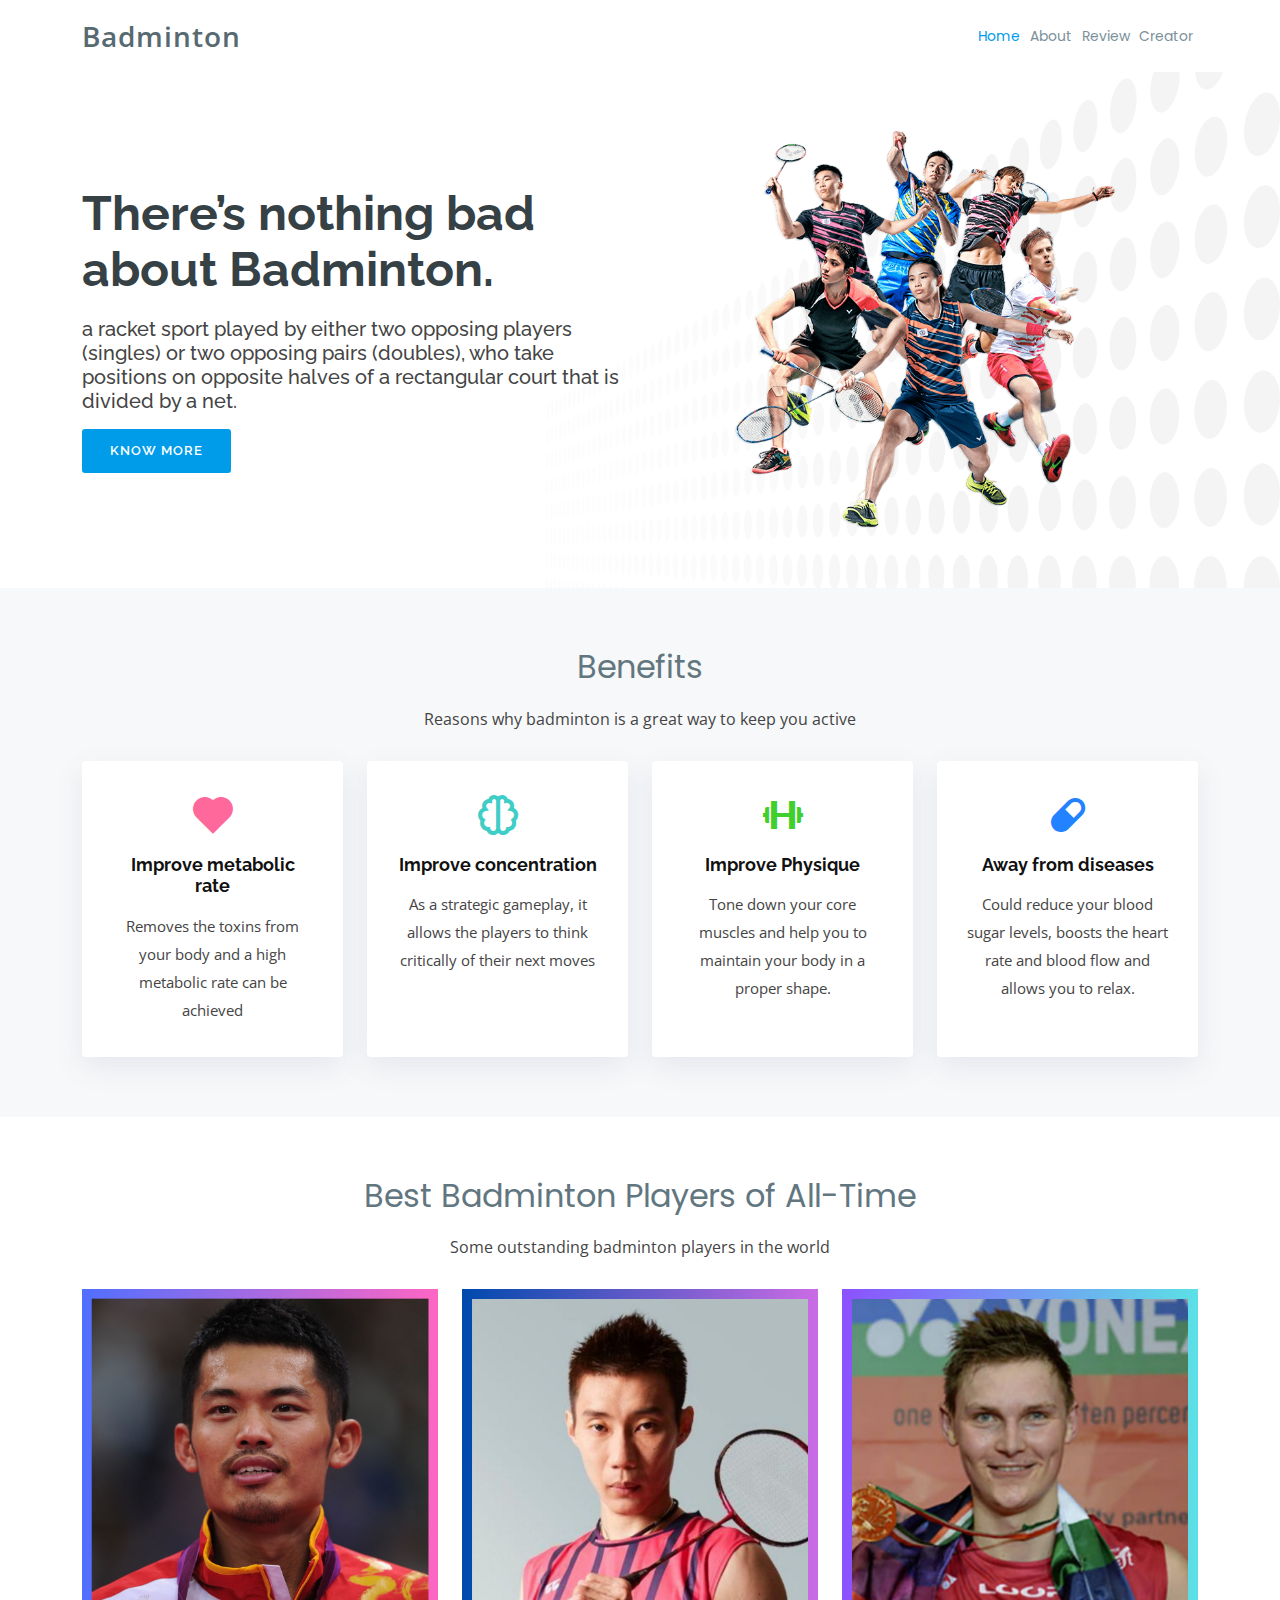
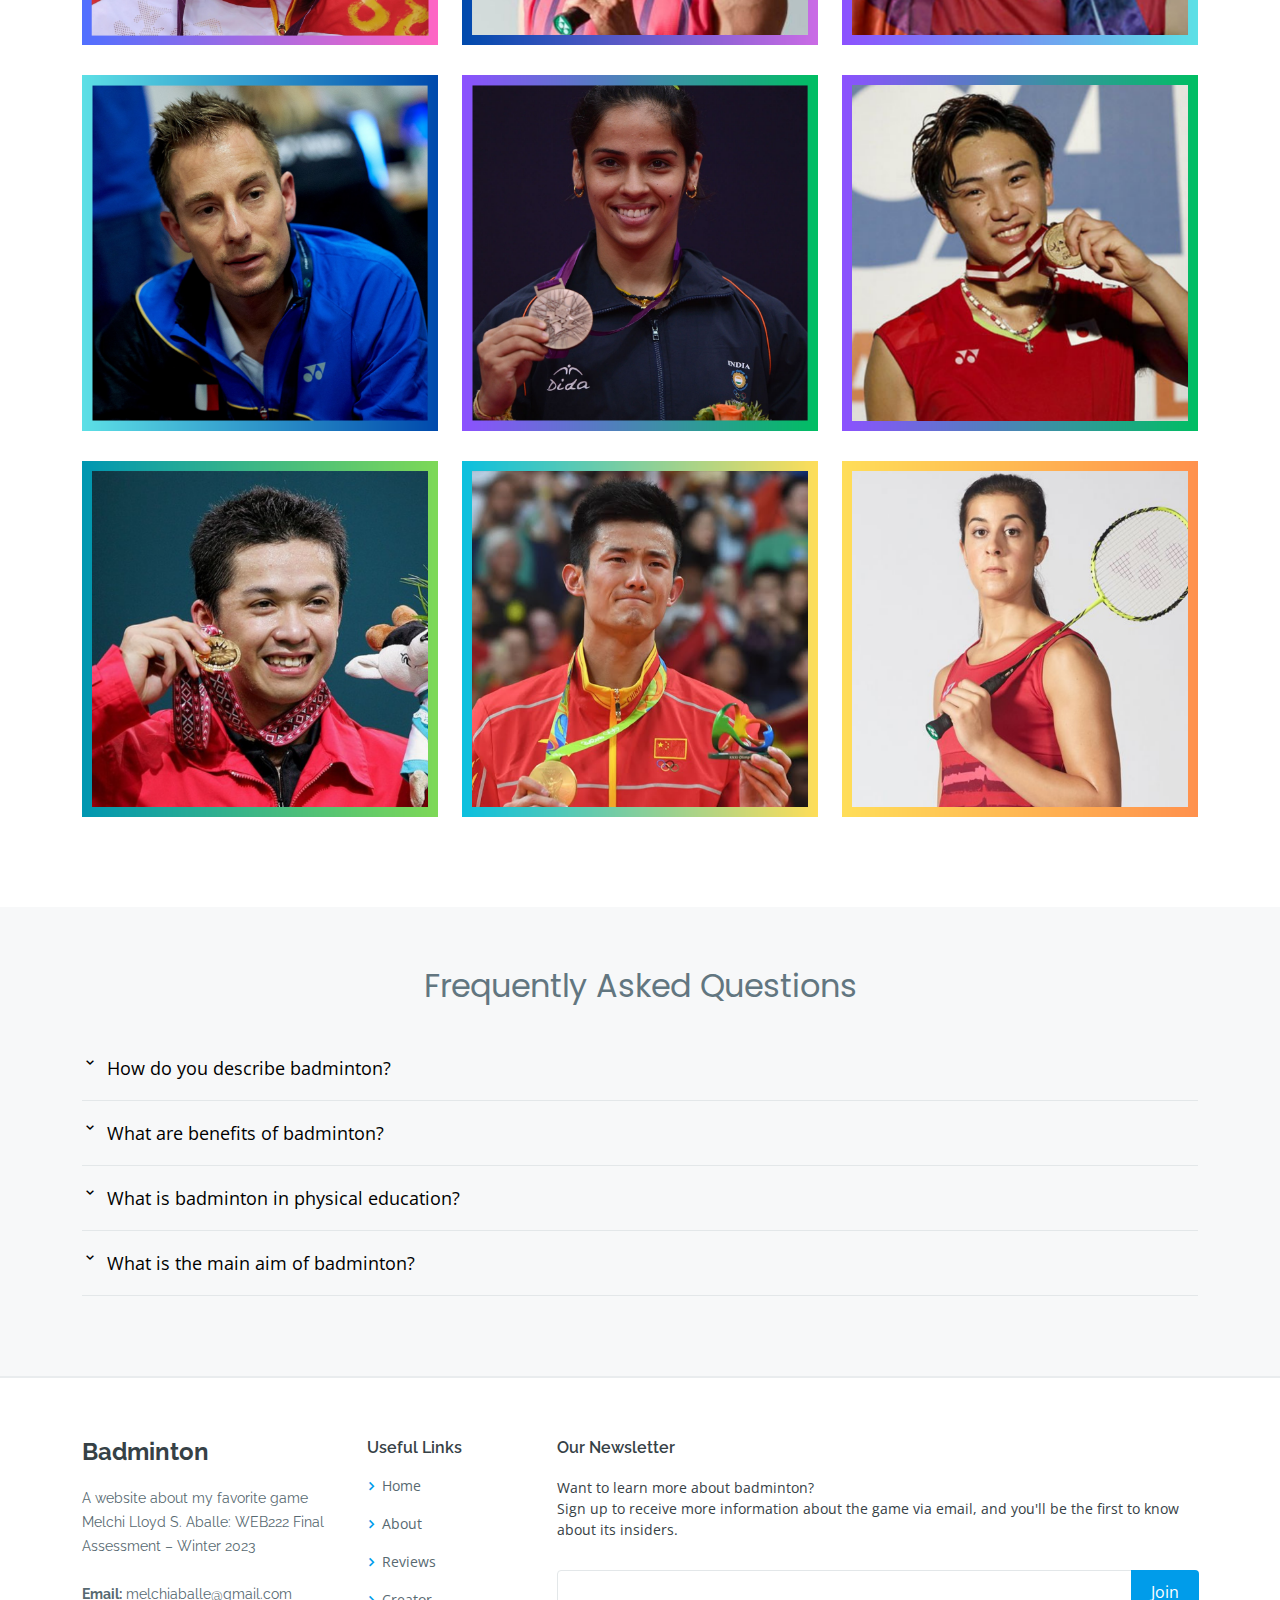
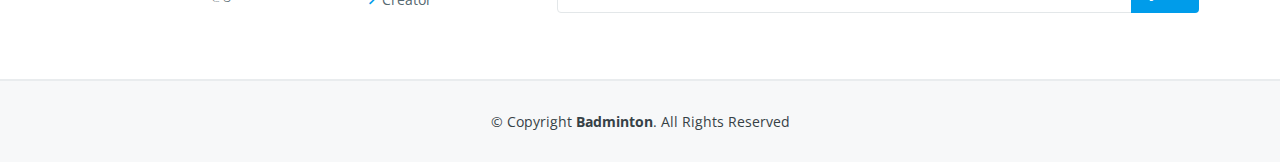
<file: index.html>
<!DOCTYPE html>
<html lang="en">

<head>
  <meta charset="utf-8">
  <meta content="width=device-width, initial-scale=1.0" name="viewport">

  <title>Badminton</title>
  <meta content="" name="description">
  <meta content="" name="keywords">

  <!-- Favicons -->
  <link href="assets/img/favicon.png" rel="icon">
  <link href="assets/img/apple-touch-icon.png" rel="apple-touch-icon">

  <!-- Google Fonts -->
  <link href="https://fonts.googleapis.com/css?family=Open+Sans:300,300i,400,400i,600,600i,700,700i|Raleway:300,300i,400,400i,500,500i,600,600i,700,700i|Poppins:300,300i,400,400i,500,500i,600,600i,700,700i" rel="stylesheet">

  <!-- Vendor CSS Files -->
  <link href="https://cdn.jsdelivr.net/npm/bootstrap@5.0.2/dist/css/bootstrap.min.css" rel="stylesheet">
  <link href='https://unpkg.com/boxicons@2.1.2/css/boxicons.min.css' rel='stylesheet'>

  <!-- Template Main CSS File -->
  <link href="assets/css/style.css" rel="stylesheet">
</head>

<body>
  <!-- ======= Header ======= -->
  <header id="header" class="fixed-top d-flex align-items-center">
    <div class="container d-flex align-items-center">
      <div class="logo me-auto">
        <h1><a href="index.html">Badminton</a></h1>
      </div>

      <ul class="nav navbar justify-content-end ">
        <li class="nav-item">
          <a class="nav-link active" aria-current="page" href="index.html">Home</a>
        </li>
        <li class="nav-item">
          <a class="nav-link" href="info.html">About</a>
        </li>
        <li class="nav-item">
          <a class="nav-link" href="reviews.html">Review</a>
        </li>
        <li class="nav-item">
          <a class="nav-link" href="about.html">Creator</a>
        </li>
      </ul>
      <!-- .navbar -->
    </div>
  </header>
  <!-- End Header -->

  <!-- ======= Hero Section ======= -->
  <section id="hero">
    <div class="container">
      <div class="row">
        <div class="col-lg-6 pt-5 pt-lg-0 order-2 order-lg-1 d-flex flex-column justify-content-center" data-aos="fade-up">
          <div>
            <h1>There’s nothing bad about Badminton.</h1>
            <h5>
              a racket sport played by either two opposing players (singles) or two opposing pairs (doubles), who take positions on opposite halves of a rectangular court that is divided by a net.
            </h5>
            <a href="info.html" class="btn-get-started mt-2">Know more</a>
          </div>
        </div>
        <div class="col-lg-6 order-1 order-lg-2 hero-img" data-aos="fade-left">
          <img src="assets/img/hero-img.png" class="img-fluid" alt="">
        </div>
      </div>
    </div>
  </section><!-- End Hero -->

  <main id="main">
    <!-- ======= Services Section ======= -->
    <section id="services" class="services section-bg">
      <div class="container">
        <div class="section-title" data-aos="fade-up">
          <h2>Benefits</h2>
          <p>Reasons why badminton is a great way to keep you active</p>
        </div>
        <div class="row">
          <div class="col-md-6 col-lg-3 d-flex align-items-stretch mb-5 mb-lg-0" data-aos="zoom-in">
            <div class="icon-box icon-box-pink">
              <div class="icon"><i class='bx bxs-heart' ></i></div>
              <h4 class="title"><a href="">Improve metabolic rate</a></h4>
              <p class="description">
                Removes the toxins from your body and a high metabolic rate can be achieved
              </p>
            </div>
          </div>

          <div class="col-md-6 col-lg-3 d-flex align-items-stretch mb-5 mb-lg-0" data-aos="zoom-in" data-aos-delay="100">
            <div class="icon-box icon-box-cyan">
              <div class="icon"><i class='bx bx-brain' ></i></div>
              <h4 class="title"><a href="">Improve concentration</a></h4>
              <p class="description">As a strategic gameplay, it allows the players to think critically of their next moves</p>
            </div>
          </div>

          <div class="col-md-6 col-lg-3 d-flex align-items-stretch mb-5 mb-lg-0" data-aos="zoom-in" data-aos-delay="200">
            <div class="icon-box icon-box-green">
              <div class="icon"><i class='bx bx-dumbbell' ></i></div>
              <h4 class="title"><a href="">Improve Physique</a></h4>
              <p class="description">Tone down your core muscles and help you to maintain your body in a proper shape.</p>
            </div>
          </div>

          <div class="col-md-6 col-lg-3 d-flex align-items-stretch mb-5 mb-lg-0" data-aos="zoom-in" data-aos-delay="300">
            <div class="icon-box icon-box-blue">
              <div class="icon"><i class='bx bxs-capsule'></i></div>
              <h4 class="title"><a href="">Away from diseases</a></h4>
              <p class="description">Could reduce your blood sugar levels, boosts the heart rate and blood flow and allows you to relax.</p>
            </div>
          </div>

        </div>
      </div>
    </section><!-- End Services Section -->

    <!-- ======= Best Badminton Players Section ======= -->
    <section id="portfolio" class="portfolio">
      <div class="container">
        <div class="section-title" data-aos="fade-up">
        <h2>Best Badminton Players of All-Time</h2>
        <p>Some outstanding badminton players in the world</p>
        </div>
        <div class="row portfolio-container" data-aos="fade-up" data-aos-delay="200">
          <div class="col-lg-4 col-md-6 portfolio-item filter-app">
            <div class="portfolio-wrap">
              <img src="assets/img/portfolio/portfolio-1.jpg" class="img-fluid" alt="">
              <div class="portfolio-info">
                <h4>Lin Dan (China)</h4>
                <small>5-time World Champion and 6-time All-England Champion. <br> He is the first and only player to win this feat!</small>
              </div>
            </div>
          </div>

          <div class="col-lg-4 col-md-6 portfolio-item filter-web">
            <div class="portfolio-wrap">
              <img src="assets/img/portfolio/portfolio-2.jpg" class="img-fluid" alt="">
              <div class="portfolio-info">
                <h4>Lee Chong Wei (Malaysia)</h4>
                <small>3 silver medals at the Olympics, 5 BWF Championships and 5 gold medals in the Commonwealth Games.</small>
              </div>
            </div>
          </div>

          <div class="col-lg-4 col-md-6 portfolio-item filter-app">
            <div class="portfolio-wrap">
              <img src="assets/img/portfolio/portfolio-3.jpg" class="img-fluid" alt="">
              <div class="portfolio-info">
                <h4>Taufik Hidayat (Indonesia)</h4>
                <small>27 titles in his career, holding the record for performing the fastest smash at a singles competition in badminton history.</small>
              </div>
            </div>
          </div>

          <div class="col-lg-4 col-md-6 portfolio-item filter-card">
            <div class="portfolio-wrap">
              <img src="assets/img/portfolio/portfolio-4.jpg" class="img-fluid" alt="">
              <div class="portfolio-info">
                <h4>Peter Hoeg Gade (Denmark)</h4>
                <small>ranked as the World No. 1 player from 1998 until 2001, and he is considered the most technically gifted player of his era.</small>
              </div>
            </div>
          </div>

          <div class="col-lg-4 col-md-6 portfolio-item filter-web">
            <div class="portfolio-wrap">
              <img src="assets/img/portfolio/portfolio-5.jpg" class="img-fluid" alt="">
              <div class="portfolio-info">
                <h4>Saina Nehwal (India)</h4>
                <small>won 24 titles and been awarded many national awards, such as the Arjun award, Rajiv Gandhi Khel Ratna award, Padma Shri and Padma Bhushan award.</small>
              </div>
            </div>
          </div>

          <div class="col-lg-4 col-md-6 portfolio-item filter-app">
            <div class="portfolio-wrap">
              <img src="assets/img/portfolio/portfolio-6.jpg" class="img-fluid" alt="">
              <div class="portfolio-info">
                <h4>Kento Momota (Japan)</h4>
                <small>2 World Championships, 2 Asian Championships and 1 All-England title.</small>
              </div>
            </div>
          </div>

          <div class="col-lg-4 col-md-6 portfolio-item filter-card">
            <div class="portfolio-wrap">
              <img src="assets/img/portfolio/portfolio-7.jpg" class="img-fluid" alt="">
              <div class="portfolio-info">
                <h4>Viktor Axelsen (Denmark)</h4>
                <small>3-time European Champion, winning a bronze medal in the Olympics, a gold and a bronze medal in BWF World Championship, a bronze in the Sudirman cup, 1 gold and 4 bronze medals in the Thomas cup.</small>
              </div>
            </div>
          </div>

          <div class="col-lg-4 col-md-6 portfolio-item filter-card">
            <div class="portfolio-wrap">
              <img src="assets/img/portfolio/portfolio-8.jpg" class="img-fluid" alt="">
              <div class="portfolio-info">
                <h4>Chen Long (China)</h4>
                <small>ranked 9th in the Badminton World Federation ranking.</small>
              </div>
            </div>
          </div>

          <div class="col-lg-4 col-md-6 portfolio-item filter-web">
            <div class="portfolio-wrap">
              <img src="assets/img/portfolio/portfolio-9.jpg" class="img-fluid" alt="">
              <div class="portfolio-info">
                <h4>Carolina Marin (Spain)</h4>
                <small>3-time World Champion, 6-time European Champion and the former World No. 1 in BWF rankings for the women’s singles discipline, holding the World No. 1 title for 66 weeks.</small>
              </div>
            </div>
          </div>
        </div>
      </div>
    </section><!-- End Best Badminton Players Section -->

    <!-- ======= F.A.Q Section ======= -->
    <section id="faq" class="faq section-bg">
      <div class="container">
        <div class="section-title" data-aos="fade-up">
          <h2>Frequently Asked Questions</h2>
        </div>
        <ul class="faq-list">
          <li>
            <div data-bs-toggle="collapse" class="collapsed question" href="#faq1">How do you describe badminton? <i class="bx bx-chevron-down icon-show"></i><i class="bx bx-chevron-up icon-close"></i></div>
            <div id="faq1" class="collapse" data-bs-parent=".faq-list">
              <p>
                Badminton is a racket sport played by either two opposing players (singles) or two opposing pairs (doubles), who take positions on opposite halves of a rectangular court that is divided by a net.
              </p>
            </div>
          </li>
          <li>
            <div data-bs-toggle="collapse" href="#faq2" class="collapsed question">What are benefits of badminton? <i class="bx bx-chevron-down icon-show"></i><i class="bx bx-chevron-up icon-close"></i></div>
            <div id="faq2" class="collapse" data-bs-parent=".faq-list">
              <p>
                Playing badminton regularly can help strengthen the heart muscle and limit the risk of blood vessels clogging, reducing your risk of CHD. It also counts as a moderate-intensity activity, so it's a great way to get some of your recommended minimum 150 minutes a week.
              </p>
            </div>
          </li>
          <li>
            <div data-bs-toggle="collapse" href="#faq3" class="collapsed question">What is badminton in physical education? <i class="bx bx-chevron-down icon-show"></i><i class="bx bx-chevron-up icon-close"></i></div>
            <div id="faq3" class="collapse" data-bs-parent=".faq-list">
              <p>
                Badminton is a fast-paced racket sport that can be played either as singles or doubles, with the aim of hitting a shuttlecock (or shuttle) over a net and into the opponent's court. Physical Education.
              </p>
            </div>
          </li>
          <li>
            <div data-bs-toggle="collapse" href="#faq5" class="collapsed question">What is the main aim of badminton? <i class="bx bx-chevron-down icon-show"></i><i class="bx bx-chevron-up icon-close"></i></div>
            <div id="faq5" class="collapse" data-bs-parent=".faq-list">
                <p>
                    The aim of badminton is to hit the shuttle with your racket so that it passes over the net and lands inside your opponent's half of the court. Whenever you do this, you have won a rally; win enough rallies, and you win the match. Your opponent has the same goal.  
                </p>
            </div>
          </li>
        </ul>
      </div>
    </section><!-- End Frequently Asked Questions Section -->

  </main><!-- End #main -->

  <!-- ======= Footer ======= -->
  <footer id="footer">
    <div class="footer-top">
      <div class="container">
        <div class="row">
          <div class="col-lg-3 col-md-6">
            <div class="footer-info">
              <h3>Badminton</h3>
              <p>
                A website about my favorite game<br>
                Melchi Lloyd S. Aballe: WEB222 Final Assessment – Winter 2023<br><br>
                <strong>Email:</strong> melchiaballe@gmail.com<br>
              </p>
            </div>
          </div>

          <div class="col-lg-2 col-md-6 footer-links">
            <h4>Useful Links</h4>
            <ul>
              <li><i class="bx bx-chevron-right"></i> <a href="index.html">Home</a></li>
              <li><i class="bx bx-chevron-right"></i> <a href="info.html">About</a></li>
              <li><i class="bx bx-chevron-right"></i> <a href="reviews.html">Reviews</a></li>
              <li><i class="bx bx-chevron-right"></i> <a href="about.html">Creator</a></li>
            </ul>
          </div>

          <div class="col-lg-7 col-md-6 footer-newsletter">
            <h4>Our Newsletter</h4>
            <p>
              Want to learn more about badminton? <br>
              Sign up to receive more information about the game via email,
              and you'll be the first to know about its insiders.
            </p>
            <form method="post" onsubmit="joinNewsletter(event)">
              <input type="hidden" name="name" value="Melchi Lloyd S. Aballe">
              <input type="email" name="email"><input type="submit" value="Join">
            </form>
            <small id="section-info" class="text-success"></small>
          </div>
        </div>
      </div>
    </div>

    <div class="container">
      <div class="copyright">
        &copy; Copyright <strong><span>Badminton</span></strong>. All Rights Reserved
      </div>
    </div>
  </footer><!-- End Footer -->


  <!-- Vendor JS Files -->
  <script src="https://cdn.jsdelivr.net/npm/@popperjs/core@2.9.2/dist/umd/popper.min.js"></script>
  <script src="https://cdn.jsdelivr.net/npm/bootstrap@5.0.2/dist/js/bootstrap.min.js"></script>

  <!-- Template Main JS File -->
  <script src="assets/js/newsletter.js"></script>

</body>

</html>
</file>
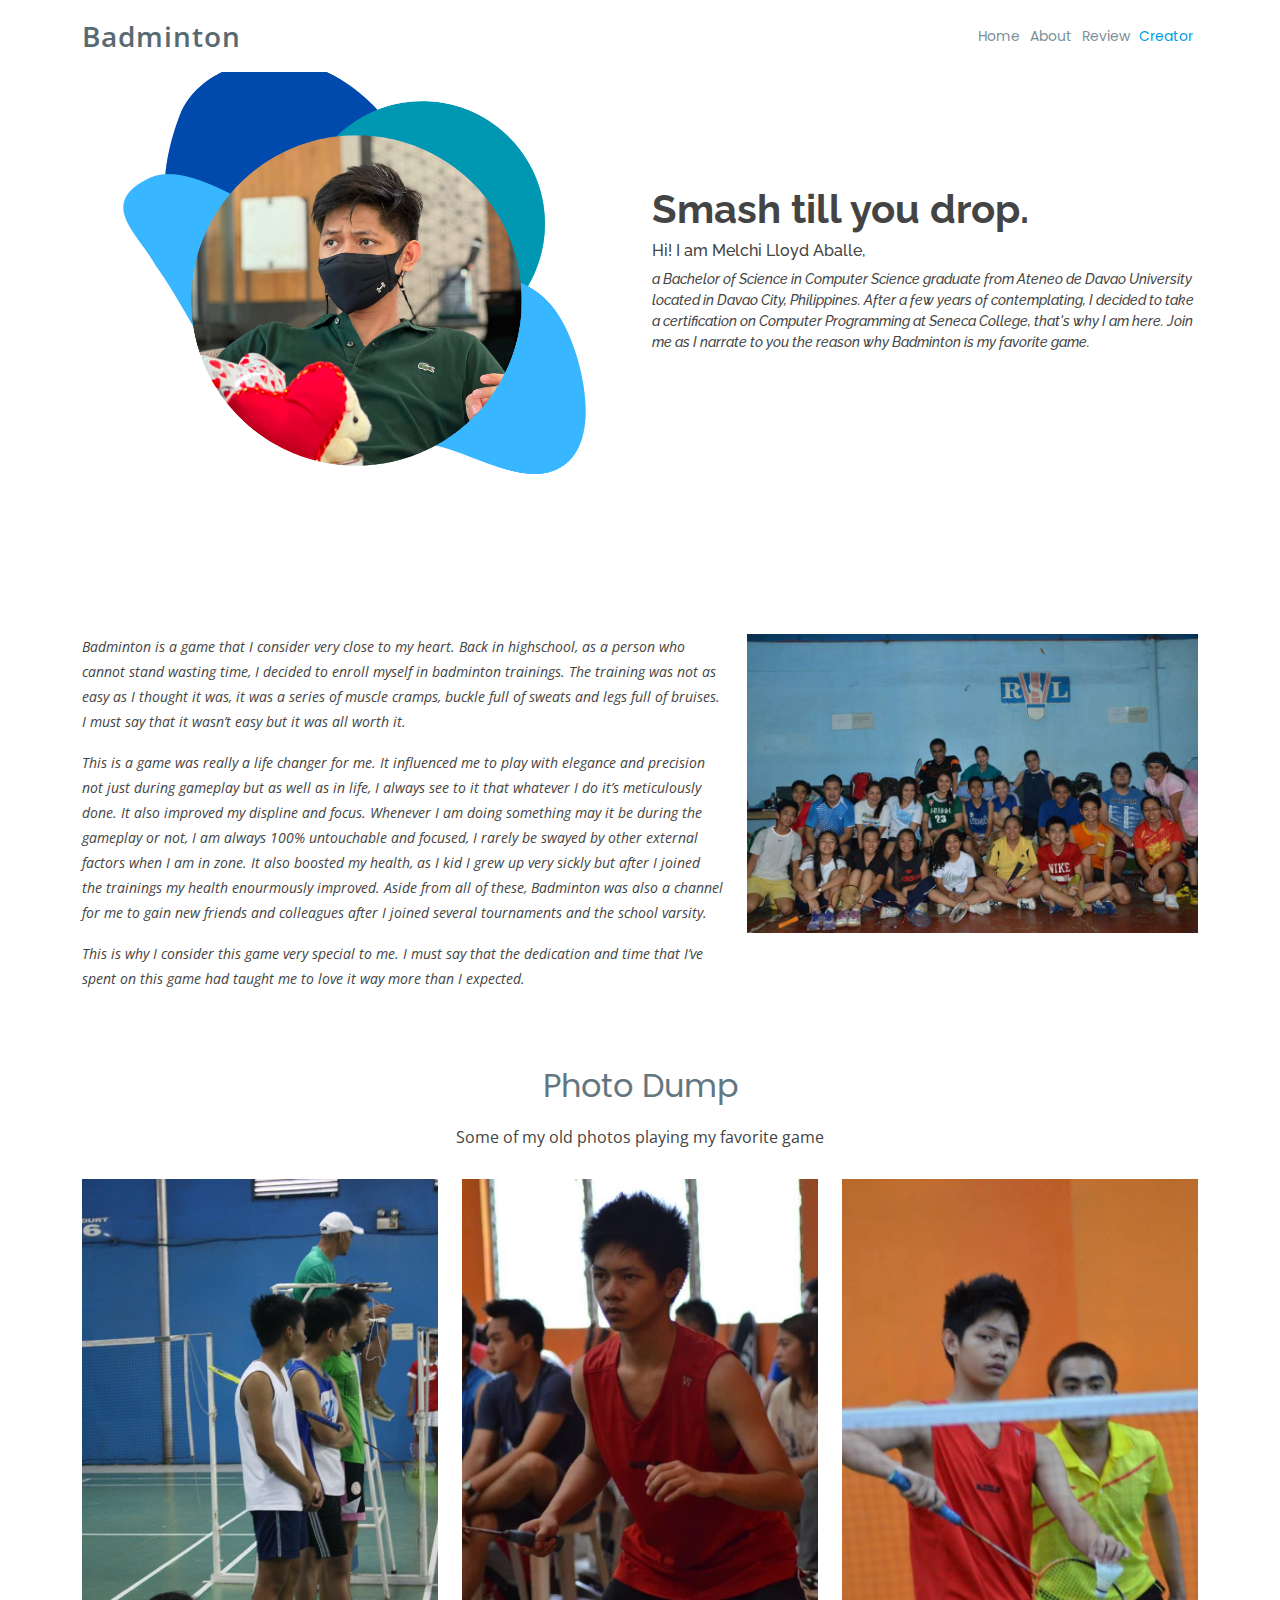
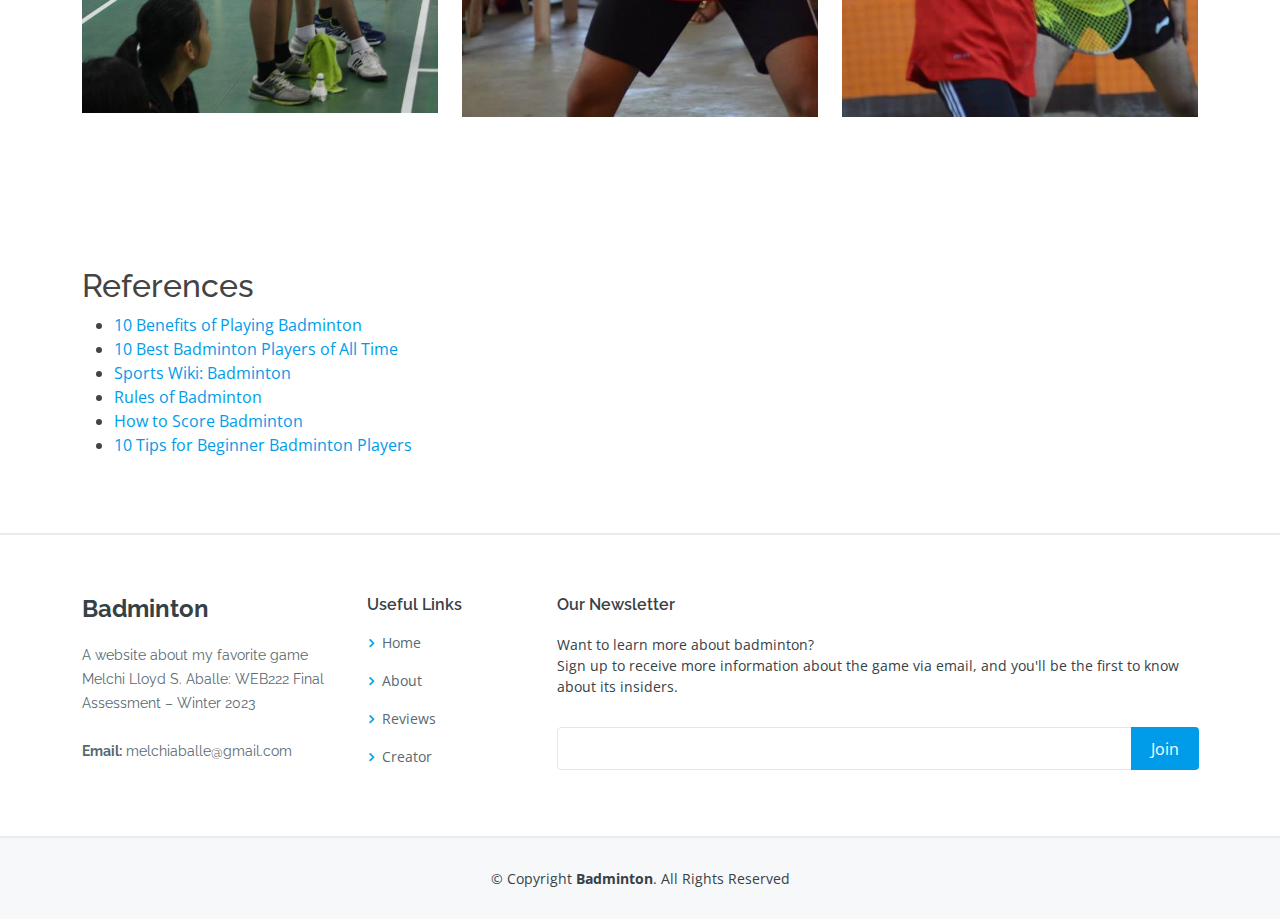
<file: about.html>
<!DOCTYPE html>
<html lang="en">

<head>
  <meta charset="utf-8">
  <meta content="width=device-width, initial-scale=1.0" name="viewport">

  <title>Badminton</title>
  <meta content="" name="description">
  <meta content="" name="keywords">

  <!-- Favicons -->
  <link href="assets/img/favicon.png" rel="icon">
  <link href="assets/img/apple-touch-icon.png" rel="apple-touch-icon">

  <!-- Google Fonts -->
  <link href="https://fonts.googleapis.com/css?family=Open+Sans:300,300i,400,400i,600,600i,700,700i|Raleway:300,300i,400,400i,500,500i,600,600i,700,700i|Poppins:300,300i,400,400i,500,500i,600,600i,700,700i" rel="stylesheet">

  <!-- Vendor CSS Files -->
  <link href="https://cdn.jsdelivr.net/npm/bootstrap@5.0.2/dist/css/bootstrap.min.css" rel="stylesheet">
  <link href='https://unpkg.com/boxicons@2.1.2/css/boxicons.min.css' rel='stylesheet'>

  <!-- Template Main CSS File -->
  <link href="assets/css/style.css" rel="stylesheet">
</head>

<body>
  <!-- ======= Header ======= -->
  <header id="header" class="fixed-top d-flex align-items-center">
    <div class="container d-flex align-items-center">
      <div class="logo me-auto">
        <h1><a href="index.html">Badminton</a></h1>
      </div>

      <ul class="nav navbar justify-content-end ">
        <li class="nav-item">
          <a class="nav-link" href="index.html">Home</a>
        </li>
        <li class="nav-item">
          <a class="nav-link"  href="info.html">About</a>
        </li>
        <li class="nav-item">
          <a class="nav-link" href="reviews.html">Review</a>
        </li>
        <li class="nav-item">
          <a class="nav-link active" aria-current="page" href="about.html">Creator</a>
        </li>
      </ul>
      <!-- .navbar -->
    </div>
  </header>
  <!-- End Header -->
  <div class="container">
    <div class="row">

      <div class="col-lg-6 hero-img" data-aos="fade-left">
        <img src="assets/img/hero-img-1.png" class="img-fluid" alt="">
      </div>
      <div class="col-lg-6 pt-5 pt-lg-0 d-flex flex-column justify-content-center" data-aos="fade-up">
        <div>
          <h1><strong>Smash till you drop.</strong></h1>

          <h6>Hi! I am Melchi Lloyd Aballe,</h6>
          <h6 class="line-height-2 fst-italic">
            a Bachelor of Science in Computer Science graduate from Ateneo de Davao University located in Davao City, Philippines.
            After a few years of contemplating, I decided to take a certification on Computer Programming at Seneca College, that's why I am here.
            Join me as I narrate to you the reason why Badminton is my favorite game.
          </h6>
        </div>
      </div>

    </div>
  </div>

  <main id="main">
    <!-- ======= History Section ======= -->
    <section id="portfolio-details" class="portfolio-details mt-5 pb-0">
        <div class="container">
            <div class="row gy-4">
                <div class="col-lg-7">
                    <div class="portfolio-description pt-0">
                      <p class="fst-italic">
                        Badminton is a game that I consider very close to my heart.
                        Back in highschool, as a person who cannot stand wasting time,
                        I decided to enroll myself in badminton trainings. The training was
                        not as easy as I thought it was, it was a series of muscle cramps,
                        buckle full of sweats and legs full of bruises. I must say that it wasn’t easy but it was all worth it.
                      </p>

                      <p class="fst-italic">
                        This is a game was really a life changer for me. It influenced me to play
                        with elegance and precision not just during gameplay but as well as in life,
                        I always see to it that whatever I do it’s meticulously done. It also improved
                        my displine and focus. Whenever I am doing something may it be during the gameplay
                        or not, I am always 100% untouchable and focused, I rarely be swayed by other external
                        factors when I am in zone. It also boosted my health, as I kid I grew up very sickly
                        but after I joined the trainings my health enourmously improved. Aside from all of these,
                        Badminton was also a channel for me to gain new friends and colleagues after
                        I joined several tournaments and the school varsity.
                      </p>

                      <p class="fst-italic">
                        This is why I consider this game very special to me. I must say that the dedication and time
                        that I’ve spent on this game had taught me to love it way more than I expected.
                      </p>
                    </div>
                </div>
                <div class="col-lg-5">
                  <div class="portfolio-details-slider swiper">
                      <div class="swiper-wrapper align-items-center">
                          <img src="assets/img/archives/archive-1.jpeg" alt="">
                      </div>
                  </div>
              </div>
            </div>
        </div>
    </section><!-- End History Details Section -->

    <!-- ======= Photo Archives Section ======= -->
    <section id="portfolio" class="portfolio">
      <div class="container">
        <div class="section-title" data-aos="fade-up">
        <h2>Photo Dump</h2>
        <p>Some of my old photos playing my favorite game</p>
        </div>
        <div class="row portfolio-container" data-aos="fade-up" data-aos-delay="200">
          <div class="col-lg-4 col-md-6 portfolio-item filter-app">
            <div class="portfolio-wrap">
              <img src="assets/img/archives/archive-2.jpeg" class="img-fluid" alt="">
              <div class="portfolio-info">
                <small>Spectating another game while waiting for our match</small>
              </div>
            </div>
          </div>

          <div class="col-lg-4 col-md-6 portfolio-item filter-web">
            <div class="portfolio-wrap">
              <img src="assets/img/archives/archive-3.jpeg" class="img-fluid" alt="">
              <div class="portfolio-info">
                <small>Focus: Game Face On</small>
              </div>
            </div>
          </div>

          <div class="col-lg-4 col-md-6 portfolio-item filter-app">
            <div class="portfolio-wrap">
              <img src="assets/img/archives/archive-4.jpeg" class="img-fluid" alt="">
              <div class="portfolio-info">
                <small>Doing a short service</small>
              </div>
            </div>
          </div>

        </div>
      </div>
    </section><!-- End Photo Archives Section -->

    <!-- ======= References Section ======= -->
    <section id="references" class="services">
      <div class="container">

        <div>
          <h2>References</h2>
        </div>

        <ul>
          <li><a href="https://www.sulekha.com/sports-coaching/top-10-health-benefits-of-playing-badminton-630386-blog">10 Benefits of Playing Badminton</a></li>
          <li><a href="https://thesporting.blog/blog/the-10-best-badminton-players-of-all-time">10 Best Badminton Players of All Time</a></li>
          <li><a href="https://sport-wiki.org/sports/badminton/">Sports Wiki: Badminton</a></li>
          <li><a href="https://tamkanguniversityblog.wordpress.com/2016/10/28/the-rules-of-badminton/">Rules of Badminton</a></li>
          <li><a href="https://www.wikihow.com/Score-Badminton">How to Score Badminton</a></li>
          <li><a href="https://www.realbuzz.com/articles-interests/sports-activities/article/top-10-tips-for-beginner-badminton-players/">10 Tips for Beginner Badminton Players</a></li>
        </ul>
      </div>
    </section><!-- End References Section -->


  </main><!-- End #main -->

  <!-- ======= Footer ======= -->
  <footer id="footer">
    <div class="footer-top">
      <div class="container">
        <div class="row">
          <div class="col-lg-3 col-md-6">
            <div class="footer-info">
              <h3>Badminton</h3>
              <p>
                A website about my favorite game<br>
                Melchi Lloyd S. Aballe: WEB222 Final Assessment – Winter 2023<br><br>
                <strong>Email:</strong> melchiaballe@gmail.com<br>
              </p>
            </div>
          </div>

          <div class="col-lg-2 col-md-6 footer-links">
            <h4>Useful Links</h4>
            <ul>
              <li><i class="bx bx-chevron-right"></i> <a href="index.html">Home</a></li>
              <li><i class="bx bx-chevron-right"></i> <a href="info.html">About</a></li>
              <li><i class="bx bx-chevron-right"></i> <a href="reviews.html">Reviews</a></li>
              <li><i class="bx bx-chevron-right"></i> <a href="about.html">Creator</a></li>
            </ul>
          </div>

          <div class="col-lg-7 col-md-6 footer-newsletter">
            <h4>Our Newsletter</h4>
            <p>
              Want to learn more about badminton? <br>
              Sign up to receive more information about the game via email,
              and you'll be the first to know about its insiders.
            </p>
            <form method="post" onsubmit="joinNewsletter(event)">
              <input type="hidden" name="name" value="Melchi Lloyd S. Aballe">
              <input type="email" name="email"><input type="submit" value="Join">
            </form>
            <small id="section-info" class="text-success"></small>
          </div>
        </div>
      </div>
    </div>

    <div class="container">
      <div class="copyright">
        &copy; Copyright <strong><span>Badminton</span></strong>. All Rights Reserved
      </div>
    </div>
  </footer><!-- End Footer -->

  <!-- Vendor JS Files -->
  <script src="https://cdn.jsdelivr.net/npm/@popperjs/core@2.9.2/dist/umd/popper.min.js"></script>
  <script src="https://cdn.jsdelivr.net/npm/bootstrap@5.0.2/dist/js/bootstrap.min.js"></script>

  <!-- Template Main JS File -->
  <script src="assets/js/newsletter.js"></script>

</body>

</html>
</file>
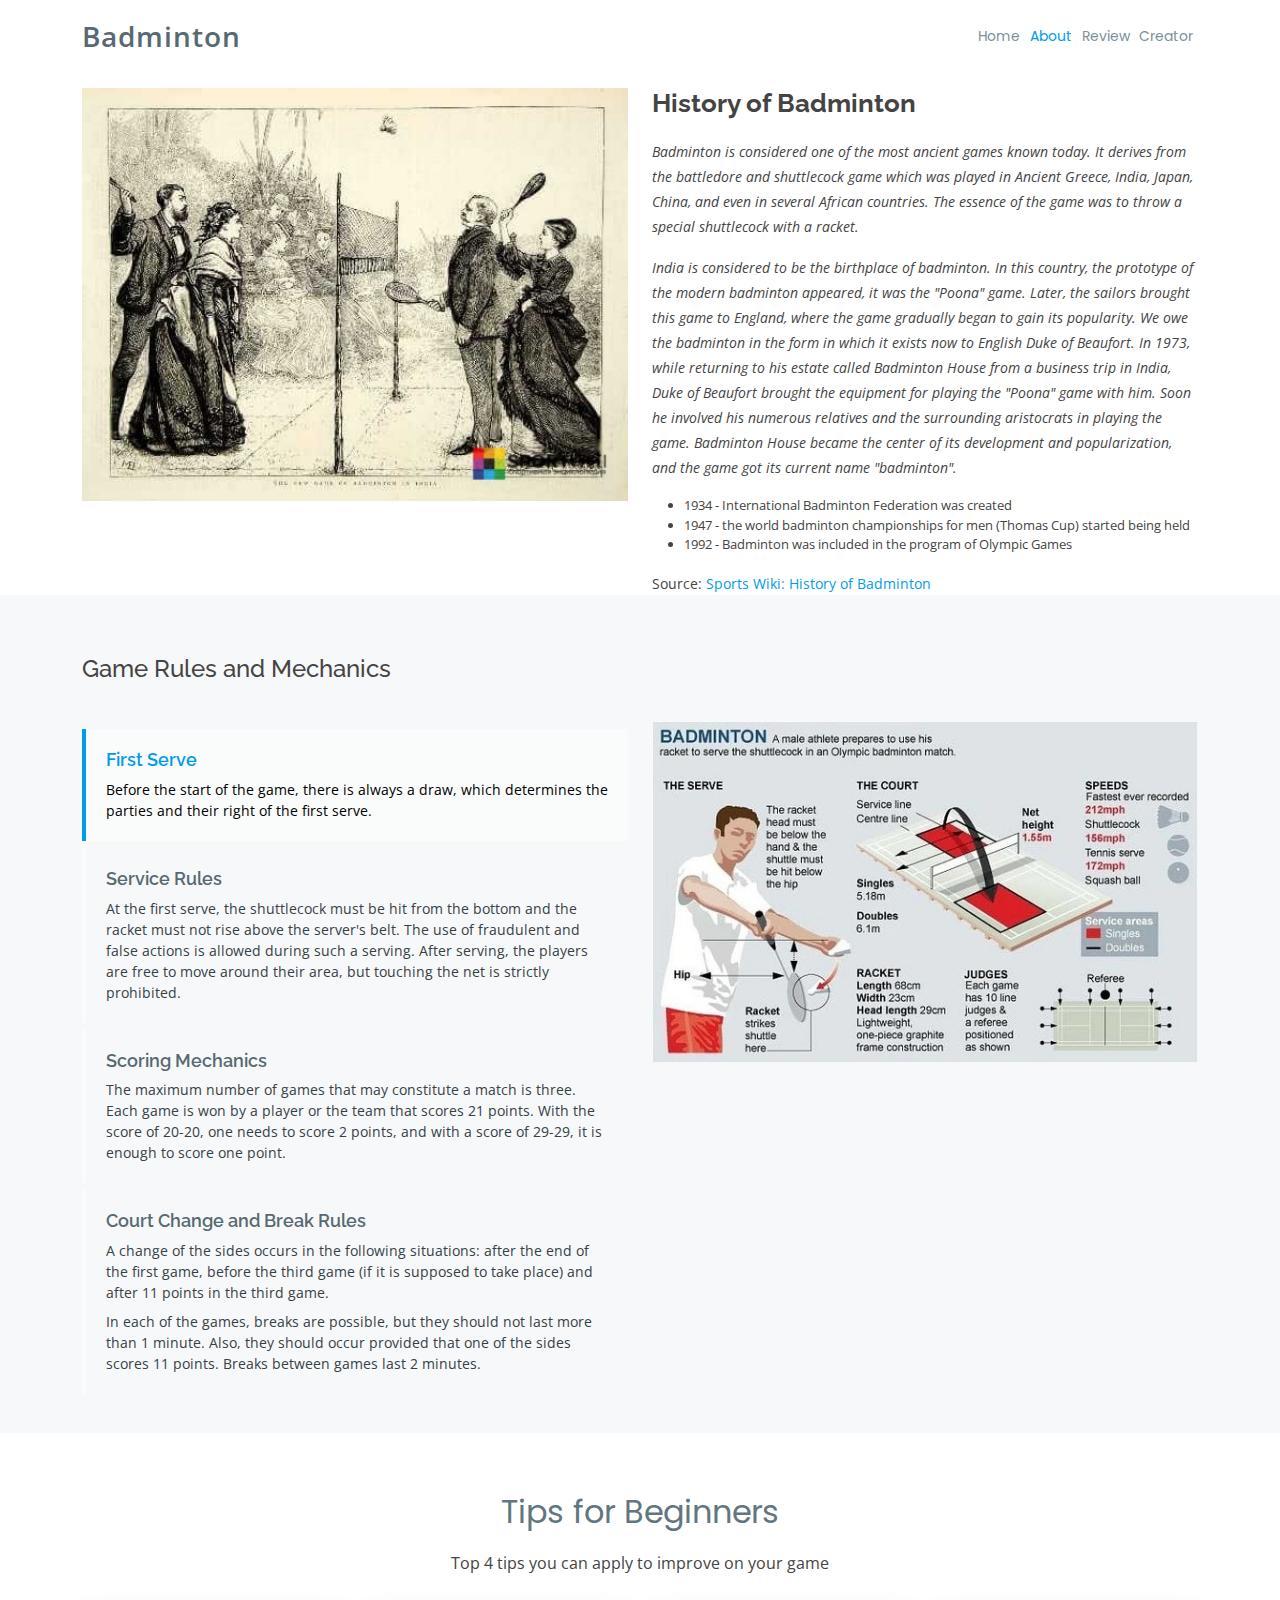
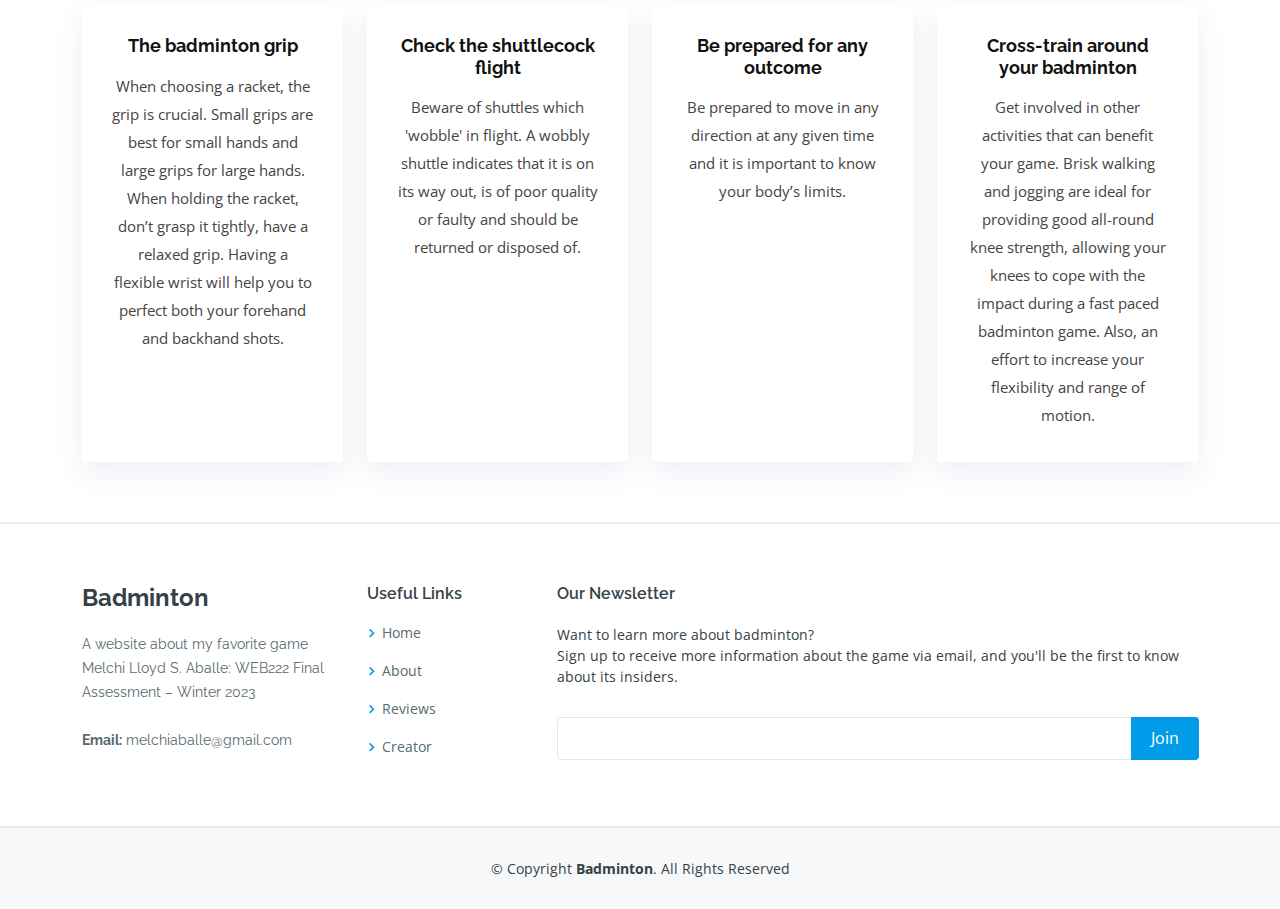
<file: info.html>
<!DOCTYPE html>
<html lang="en">

<head>
  <meta charset="utf-8">
  <meta content="width=device-width, initial-scale=1.0" name="viewport">

  <title>Badminton</title>
  <meta content="" name="description">
  <meta content="" name="keywords">

  <!-- Favicons -->
  <link href="assets/img/favicon.png" rel="icon">
  <link href="assets/img/apple-touch-icon.png" rel="apple-touch-icon">

  <!-- Google Fonts -->
  <link href="https://fonts.googleapis.com/css?family=Open+Sans:300,300i,400,400i,600,600i,700,700i|Raleway:300,300i,400,400i,500,500i,600,600i,700,700i|Poppins:300,300i,400,400i,500,500i,600,600i,700,700i" rel="stylesheet">

  <!-- Vendor CSS Files -->
  <link href="https://cdn.jsdelivr.net/npm/bootstrap@5.0.2/dist/css/bootstrap.min.css" rel="stylesheet">
  <link href='https://unpkg.com/boxicons@2.1.2/css/boxicons.min.css' rel='stylesheet'>

  <!-- Template Main CSS File -->
  <link href="assets/css/style.css" rel="stylesheet">
</head>

<body>
  <!-- ======= Header ======= -->
  <header id="header" class="fixed-top d-flex align-items-center">
    <div class="container d-flex align-items-center">
      <div class="logo me-auto">
        <h1><a href="index.html">Badminton</a></h1>
      </div>

      <ul class="nav navbar justify-content-end ">
        <li class="nav-item">
          <a class="nav-link" href="index.html">Home</a>
        </li>
        <li class="nav-item">
          <a class="nav-link active" aria-current="page"  href="info.html">About</a>
        </li>
        <li class="nav-item">
          <a class="nav-link" href="reviews.html">Review</a>
        </li>
        <li class="nav-item">
          <a class="nav-link" href="about.html">Creator</a>
        </li>
      </ul>
      <!-- .navbar -->
    </div>
  </header>
  <!-- End Header -->

  <main id="main">
    <!-- ======= History Section ======= -->
    <section id="portfolio-details" class="portfolio-details mt-5 pb-0">
        <div class="container">
            <div class="row gy-4">
                <div class="col-lg-6">
                    <div class="portfolio-details-slider swiper">
                        <div class="swiper-wrapper align-items-center">
                            <img src="assets/img/about.jpg" alt="">
                        </div>
                    </div>
                </div>

                <div class="col-lg-6">
                    <div class="portfolio-description pt-0">
                        <h2>History of Badminton</h2>
                        <p class="fst-italic">
                            Badminton is considered one of the most ancient games known today.
                            It derives from the battledore and shuttlecock game which was played
                            in Ancient Greece, India, Japan, China, and even in several African countries.
                            The essence of the game was to throw a special shuttlecock with a racket. 
                        </p>
                        <p class="fst-italic">
                            India is considered to be the birthplace of badminton.
                            In this country, the prototype of the modern badminton appeared, it was the "Poona" game.
                            Later, the sailors brought this game to England, where the game gradually began to gain its popularity.
                            We owe the badminton in the form in which it exists now to English Duke of Beaufort.
                            In 1973, while returning to his estate called Badminton House from a business trip in India, Duke of Beaufort brought
                            the equipment for playing the "Poona" game with him. Soon he involved his numerous relatives and the surrounding aristocrats
                            in playing the game. Badminton House became the center of its development and popularization, and the game got its current name "badminton".
                        </p>

                        <ul class="font-size-13">
                            <li>1934 - International Badminton Federation was created</li>
                            <li>1947 - the world badminton championships for men (Thomas Cup) started being held</li>
                            <li>1992 - Badminton was included in the program of Olympic Games</li>
                        </ul>

                        <small>
                            Source: <a href="https://sport-wiki.org/sports/badminton/#History_of_Badminton">Sports Wiki: History of Badminton</a>
                        </small>
                    </div>
                </div>
            </div>
        </div>
    </section><!-- End History Details Section -->

    <!-- ======= Mechanics Section ======= -->
    <section id="features" class="features section-bg"> 
        <div class="container">
            <div class="section-title text-lg-start" data-aos="fade-up">
                <h4>Game Rules and Mechanics</h4>
            </div>
            <div class="row">
                <div class="col-lg-6 mt-2 mb-tg-0 order-2 order-lg-1">
                    <ul class="nav nav-tabs flex-column">
                    <li class="nav-item" data-aos="fade-up">
                        <a class="nav-link active show" data-bs-toggle="tab" href="#tab-1">
                        <h4>First Serve</h4>
                        <p>Before the start of the game, there is always a draw, which determines the parties and their right of the first serve.</p>
                        </a>
                    </li>
                    <li class="nav-item mt-2" data-aos="fade-up" data-aos-delay="100">
                        <a class="nav-link" data-bs-toggle="tab" href="#tab-2">
                        <h4>Service Rules</h4>
                        <p>
                            At the first serve, the shuttlecock must be hit from the bottom and the racket must not rise above the server's belt.
                            The use of fraudulent and false actions is allowed during such a serving. After serving, the players are free
                            to move around their area, but touching the net is strictly prohibited.
                        </p>
                        </a>
                    </li>
                    <li class="nav-item mt-2" data-aos="fade-up" data-aos-delay="200">
                        <a class="nav-link" data-bs-toggle="tab" href="#tab-3">
                        <h4>Scoring Mechanics</h4>
                        <p>
                            The maximum number of games that may constitute a match is three.
                            Each game is won by a player or the team that scores 21 points. 
                            With the score of 20-20, one needs to score 2 points, and with a score of 29-29, it is enough to score one point.
                        </p>
                        </a>
                    </li>
                    <li class="nav-item mt-2" data-aos="fade-up" data-aos-delay="300">
                        <a class="nav-link" data-bs-toggle="tab" href="#tab-4">
                            <h4>Court Change and Break Rules</h4>
                            <p class="mb-2">
                                A change of the sides occurs in the following situations: after the end of the first game,
                                before the third game (if it is supposed to take place) and  after 11 points in the third game.
                            </p>
                            <p>
                                In each of the games, breaks are possible, but they should not last more than 1 minute.
                                Also, they should occur provided that one of the sides scores 11 points. Breaks between games last 2 minutes.
                            </p>
                        </a>
                    </li>
                    </ul>
                </div>
                <div class="col-lg-6 order-1 order-lg-2" data-aos="zoom-in">
                    <div class="tab-content">
                    <div class="tab-pane active show" id="tab-1">
                        <figure>
                        <img src="assets/img/features-1.png" alt="" class="img-fluid">
                        </figure>
                    </div>
                    <div class="tab-pane" id="tab-2">
                      <iframe width="560" height="315" 
                        src="https://www.youtube.com/embed/J-YAqfLpzsQ"
                        title="YouTube video player" frameborder="0"
                        allow="accelerometer; autoplay; clipboard-write; encrypted-media; gyroscope; picture-in-picture; web-share" 
                        allowfullscreen>
                      </iframe>
                    </div>
                    <div class="tab-pane" id="tab-3">
                        <figure>
                        <img src="assets/img/features-3.png" alt="" class="img-fluid">
                        </figure>
                    </div>
                    <div class="tab-pane" id="tab-4">
                        <figure>
                        <img src="assets/img/features-4.png" alt="" class="img-fluid">
                        </figure>
                    </div>
                    </div>
                </div>
            </div>
        </div>
    </section><!-- End Mechanics Section -->

    <!-- ======= Services Section ======= -->
    <section id="services" class="services">
        <div class="container">

          <div class="section-title" data-aos="fade-up">
            <h2>Tips for Beginners</h2>
            <p>Top 4 tips you can apply to improve on your game</p>
          </div>

          <div class="row">
            <div class="col-md-6 col-lg-3 d-flex align-items-stretch mb-5 mb-lg-0" data-aos="zoom-in" data-aos-delay="300">
                <div class="icon-box icon-box-blue">
                  <h4 class="title"><a href="">The badminton grip</a></h4>
                  <p class="description">
                      When choosing a racket, the grip is crucial. Small grips are best for small hands and large grips for large hands.
                      When holding the racket, don’t grasp it tightly, have a relaxed grip.
                      Having a flexible wrist will help you to perfect both your forehand and backhand shots.
                  </p>
                </div>
            </div>

            <div class="col-md-6 col-lg-3 d-flex align-items-stretch mb-5 mb-lg-0" data-aos="zoom-in">
              <div class="icon-box icon-box-pink">
                <h4 class="title"><a href="">Check the shuttlecock flight</a></h4>
                <p class="description">
                    Beware of shuttles which 'wobble' in flight. A wobbly shuttle indicates that it is on its way out,
                    is of poor quality or faulty and should be returned or disposed of.
                </p>
              </div>
            </div>

            <div class="col-md-6 col-lg-3 d-flex align-items-stretch mb-5 mb-lg-0" data-aos="zoom-in" data-aos-delay="100">
              <div class="icon-box icon-box-cyan">
                <h4 class="title"><a href="">Be prepared for any outcome</a></h4>
                <p class="description">
                    Be prepared to move in any direction at any given time and it is important to know your body’s limits.
                </p>
              </div>
            </div>

            <div class="col-md-6 col-lg-3 d-flex align-items-stretch mb-5 mb-lg-0" data-aos="zoom-in" data-aos-delay="200">
              <div class="icon-box icon-box-green">
                <h4 class="title"><a href="">Cross-train around your badminton</a></h4>
                <p class="description">
                    Get involved in other activities that can benefit your game. Brisk walking and jogging are ideal for providing good all-round knee strength,
                    allowing your knees to cope with the impact during a fast paced badminton game. Also, an effort to increase your flexibility and range of motion.
                </p>
              </div>
            </div>

          </div>
        </div>
      </section><!-- End Services Section -->

  </main><!-- End #main -->

  <!-- ======= Footer ======= -->
  <footer id="footer">
    <div class="footer-top">
      <div class="container">
        <div class="row">
          <div class="col-lg-3 col-md-6">
            <div class="footer-info">
              <h3>Badminton</h3>
              <p>
                A website about my favorite game<br>
                Melchi Lloyd S. Aballe: WEB222 Final Assessment – Winter 2023<br><br>
                <strong>Email:</strong> melchiaballe@gmail.com<br>
              </p>
            </div>
          </div>

          <div class="col-lg-2 col-md-6 footer-links">
            <h4>Useful Links</h4>
            <ul>
              <li><i class="bx bx-chevron-right"></i> <a href="index.html">Home</a></li>
              <li><i class="bx bx-chevron-right"></i> <a href="info.html">About</a></li>
              <li><i class="bx bx-chevron-right"></i> <a href="reviews.html">Reviews</a></li>
              <li><i class="bx bx-chevron-right"></i> <a href="about.html">Creator</a></li>
            </ul>
          </div>

          <div class="col-lg-7 col-md-6 footer-newsletter">
            <h4>Our Newsletter</h4>
            <p>
              Want to learn more about badminton? <br>
              Sign up to receive more information about the game via email,
              and you'll be the first to know about its insiders.
            </p>
            <form method="post" onsubmit="joinNewsletter(event)">
              <input type="hidden" name="name" value="Melchi Lloyd S. Aballe">
              <input type="email" name="email"><input type="submit" value="Join">
            </form>
            <small id="section-info" class="text-success"></small>
          </div>
        </div>
      </div>
    </div>

    <div class="container">
      <div class="copyright">
        &copy; Copyright <strong><span>Badminton</span></strong>. All Rights Reserved
      </div>
    </div>
  </footer><!-- End Footer -->

  <!-- Vendor JS Files -->
  <script src="https://cdn.jsdelivr.net/npm/@popperjs/core@2.9.2/dist/umd/popper.min.js"></script>
  <script src="https://cdn.jsdelivr.net/npm/bootstrap@5.0.2/dist/js/bootstrap.min.js"></script>

  <!-- Template Main JS File -->
  <script src="assets/js/newsletter.js"></script>
</body>

</html>
</file>
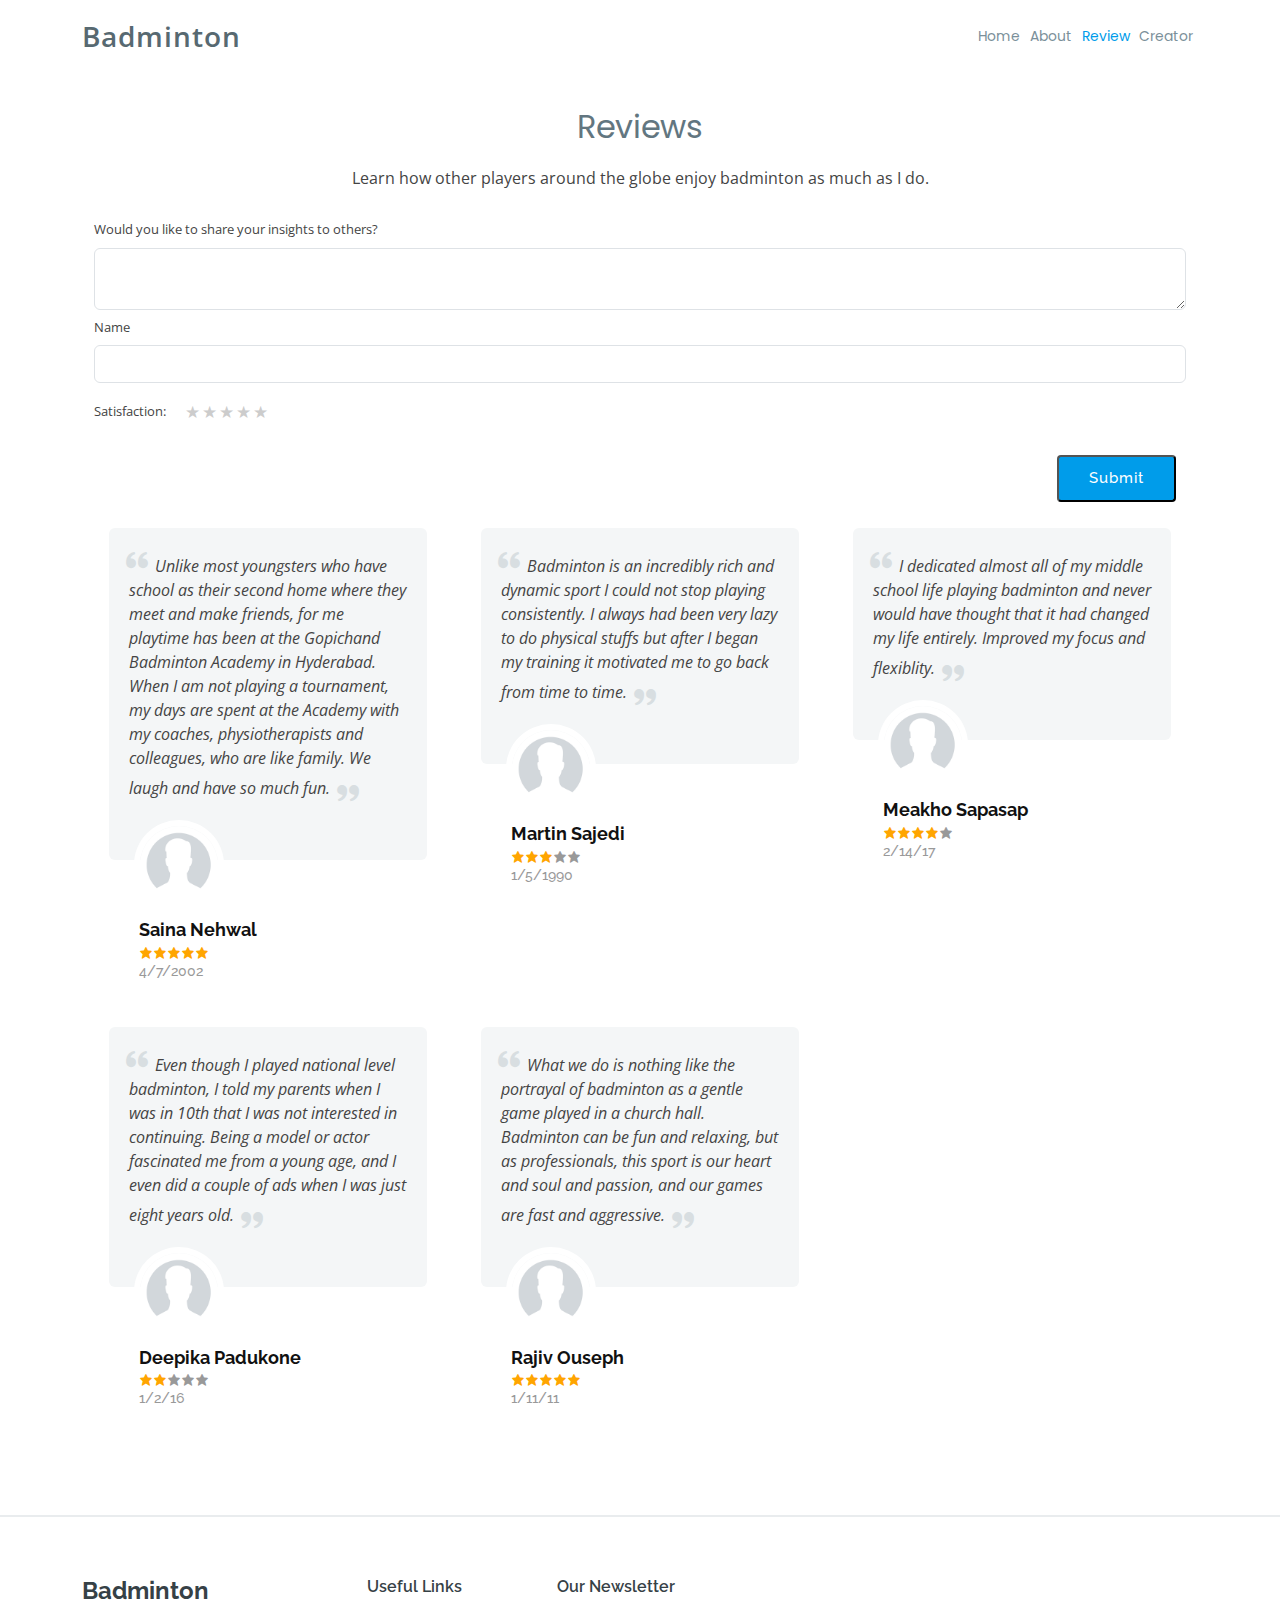
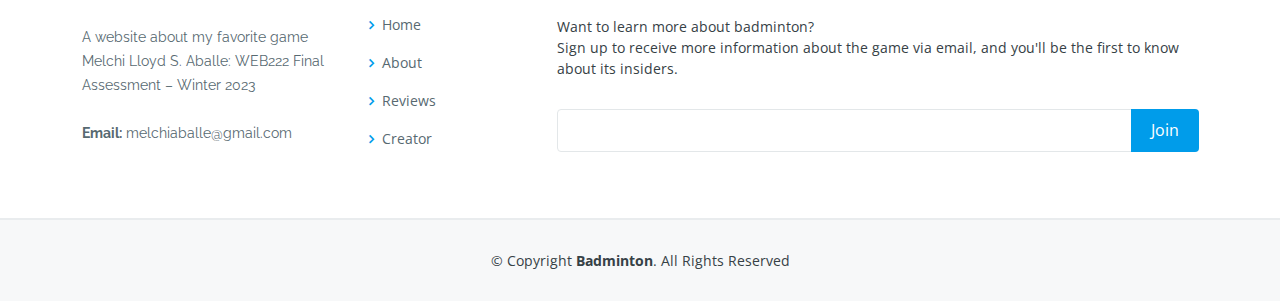
<file: reviews.html>
<!DOCTYPE html>
<html lang="en">

<head>
  <meta charset="utf-8">
  <meta content="width=device-width, initial-scale=1.0" name="viewport">

  <title>Badminton</title>
  <meta content="" name="description">
  <meta content="" name="keywords">

  <!-- Favicons -->
  <link href="assets/img/favicon.png" rel="icon">
  <link href="assets/img/apple-touch-icon.png" rel="apple-touch-icon">

  <!-- Google Fonts -->
  <link href="https://fonts.googleapis.com/css?family=Open+Sans:300,300i,400,400i,600,600i,700,700i|Raleway:300,300i,400,400i,500,500i,600,600i,700,700i|Poppins:300,300i,400,400i,500,500i,600,600i,700,700i" rel="stylesheet">

  <!-- Vendor CSS Files -->
  <link href="https://cdn.jsdelivr.net/npm/bootstrap@5.0.2/dist/css/bootstrap.min.css" rel="stylesheet">
  <link href='https://unpkg.com/boxicons@2.1.2/css/boxicons.min.css' rel='stylesheet'>

  <!-- Template Main CSS File -->
  <link href="assets/css/style.css" rel="stylesheet">
</head>

<body>
  <!-- ======= Header ======= -->
  <header id="header" class="fixed-top d-flex align-items-center">
    <div class="container d-flex align-items-center">
      <div class="logo me-auto">
        <h1><a href="index.html">Badminton</a></h1>
      </div>

      <ul class="nav navbar justify-content-end ">
        <li class="nav-item">
          <a class="nav-link" href="index.html">Home</a>
        </li>
        <li class="nav-item">
          <a class="nav-link"  href="info.html">About</a>
        </li>
        <li class="nav-item">
          <a class="nav-link active" aria-current="page" href="reviews.html">Review</a>
        </li>
        <li class="nav-item">
          <a class="nav-link" href="about.html">Creator</a>
        </li>
      </ul>
      <!-- .navbar -->
    </div>
  </header>
  <!-- End Header -->

  <main id="main">
    <div class="container">
      <!-- ======= Testimonials Section ======= -->
      <section id="testimonials" class="testimonials mt-5">
        <div class="container">

          <div class="section-title" data-aos="fade-up">
            <h2>Reviews</h2>
            <p>Learn how other players around the globe enjoy badminton as much as I do.</p>
          </div>

          <div id="section-alert"></div>

          <div class="row mb-3">
            <form id="feedback-form" class="font-size-13" onsubmit="addReview(event)">
              <div class="form-group mb-2">
                <label class="mb-2">Would you like to share your insights to others?</label>
                <textarea class="form-control" rows="2" name="content" id="content" required></textarea>
              </div>
              <div class="form-group mb-2">
                <label class="mb-2">Name</label>
                <input type="text" class="form-control" name="name" id="name" required>
              </div>
              <div class="form-group row">
                <label class="col-sm-1 col-form-label mt-1 ">Satisfaction: </label>
                <div class="col-sm-11 p-0">
                  <div class="rate mt-2">
                    <input type="radio" id="star5" name="rating" value="5" />
                    <label for="star5" title="text">5 stars</label>
                    <input type="radio" id="star4" name="rating" value="4" />
                    <label for="star4" title="text">4 stars</label>
                    <input type="radio" id="star3" name="rating" value="3" />
                    <label for="star3" title="text">3 stars</label>
                    <input type="radio" id="star2" name="rating" value="2" />
                    <label for="star2" title="text">2 stars</label>
                    <input type="radio" id="star1" name="rating" value="1" />
                    <label for="star1" title="text">1 star</label>
                  </div>
                </div>
              </div>
              <div class="col-md-12 text-right">
                <input type="submit" value="Submit" class="review-btn">
              </div>
            </form>
          </div>

          <div id="section-reviews"></div>

        </div>
      </section><!-- End Testimonials Section -->
    </div>
  </main><!-- End #main -->

  <!-- ======= Footer ======= -->
  <footer id="footer">
    <div class="footer-top">
      <div class="container">
        <div class="row">
          <div class="col-lg-3 col-md-6">
            <div class="footer-info">
              <h3>Badminton</h3>
              <p>
                A website about my favorite game<br>
                Melchi Lloyd S. Aballe: WEB222 Final Assessment – Winter 2023<br><br>
                <strong>Email:</strong> melchiaballe@gmail.com<br>
              </p>
            </div>
          </div>

          <div class="col-lg-2 col-md-6 footer-links">
            <h4>Useful Links</h4>
            <ul>
              <li><i class="bx bx-chevron-right"></i> <a href="index.html">Home</a></li>
              <li><i class="bx bx-chevron-right"></i> <a href="info.html">About</a></li>
              <li><i class="bx bx-chevron-right"></i> <a href="reviews.html">Reviews</a></li>
              <li><i class="bx bx-chevron-right"></i> <a href="about.html">Creator</a></li>
            </ul>
          </div>

          <div class="col-lg-7 col-md-6 footer-newsletter">
            <h4>Our Newsletter</h4>
            <p>
              Want to learn more about badminton? <br>
              Sign up to receive more information about the game via email,
              and you'll be the first to know about its insiders.
            </p>
            <form method="post" onsubmit="joinNewsletter(event)">
              <input type="hidden" name="name" value="Melchi Lloyd S. Aballe">
              <input type="email" name="email"><input type="submit" value="Join">
            </form>
            <small id="section-info" class="text-success"></small>
          </div>
        </div>
      </div>
    </div>

    <div class="container">
      <div class="copyright">
        &copy; Copyright <strong><span>Badminton</span></strong>. All Rights Reserved
      </div>
    </div>
  </footer><!-- End Footer -->

  <!-- Vendor JS Files -->
  <script src="https://cdn.jsdelivr.net/npm/@popperjs/core@2.9.2/dist/umd/popper.min.js"></script>
  <script src="https://cdn.jsdelivr.net/npm/bootstrap@5.0.2/dist/js/bootstrap.min.js"></script>

  <!-- Template Main JS File -->
  <script src="assets/js/data.js"></script>
  <script src="assets/js/app.js"></script>
  <script src="assets/js/newsletter.js"></script>


</body>

</html>
</file>
<file: assets/css/style.css>
/*--------------------------------------------------------------
# General
--------------------------------------------------------------*/
body {
  font-family: "Open Sans", sans-serif;
  color: #444444;
}

a {
  color: #009cea;
  text-decoration: none;
}

a:hover {
  color: #1eb4ff;
  text-decoration: none;
}

h1,
h2,
h3,
h4,
h5,
h6 {
  font-family: "Raleway", sans-serif;
}

/*--------------------------------------------------------------
# Back to top button
--------------------------------------------------------------*/
.back-to-top {
  position: fixed;
  visibility: hidden;
  opacity: 0;
  right: 15px;
  bottom: 15px;
  z-index: 996;
  background: #009cea;
  width: 40px;
  height: 40px;
  border-radius: 4px;
  transition: all 0.4s;
}

.back-to-top i {
  font-size: 28px;
  color: #fff;
  line-height: 0;
}

.back-to-top:hover {
  background: #14b1ff;
  color: #fff;
}

.back-to-top.active {
  visibility: visible;
  opacity: 1;
}

/*--------------------------------------------------------------
# Disable AOS delay on mobile
--------------------------------------------------------------*/
@media screen and (max-width: 768px) {
  [data-aos-delay] {
    transition-delay: 0 !important;
  }
}

/*--------------------------------------------------------------
# Header
--------------------------------------------------------------*/
#header {
  height: 72px;
  transition: all 0.5s;
  z-index: 997;
  transition: all 0.5s;
  background: #fff;
}

#header.header-scrolled {
  box-shadow: 0px 2px 15px rgba(0, 0, 0, 0.1);
}

#header .logo h1 {
  font-size: 28px;
  margin: 0;
  line-height: 0;
  font-weight: 600;
  letter-spacing: 1px;
  font-family: "Open Sans", sans-serif;
}

#header .logo h1 a,
#header .logo h1 a:hover {
  color: #576971;
  text-decoration: none;
}

#header .logo img {
  padding: 0;
  margin: 0;
  max-height: 40px;
}

/*--------------------------------------------------------------
# Header Social Links
--------------------------------------------------------------*/
.header-social-links {
  margin: 0 0 0 30px;
}

@media (max-width: 768px) {
  .header-social-links {
    margin: 0 15px 0 0;
  }
}

.header-social-links a {
  color: #7b909a;
  display: inline-block;
  line-height: 0px;
  transition: 0.3s;
  padding-left: 10px;
}

.header-social-links a:hover {
  color: #009cea;
}

/*--------------------------------------------------------------
# Navigation Menu
--------------------------------------------------------------*/
/**
* Desktop Navigation 
*/
.navbar {
  padding: 0;
}

.navbar ul {
  margin: 0;
  padding: 0;
  display: flex;
  list-style: none;
  align-items: center;
}

.navbar li {
  position: relative;
}

.navbar a,
.navbar a:focus {
  display: flex;
  align-items: center;
  justify-content: space-between;
  /* padding: 10px 0 10px 30px; */
  font-size: 13.9px;
  font-family: "Poppins", sans-serif;
  color: #7b909a;
  white-space: nowrap;
  transition: 0.3s;
}

.navbar a i,
.navbar a:focus i {
  font-size: 12px;
  line-height: 0;
  margin-left: 5px;
}

.navbar a:hover,
.navbar .active,
.navbar .active:focus,
.navbar li:hover>a {
  color: #009cea;
}

.navbar .dropdown ul {
  display: block;
  position: absolute;
  left: 14px;
  top: calc(100% + 30px);
  margin: 0;
  padding: 10px 0;
  z-index: 99;
  opacity: 0;
  visibility: hidden;
  background: #fff;
  box-shadow: 0px 0px 30px rgba(127, 137, 161, 0.25);
  transition: 0.3s;
}

.navbar .dropdown ul li {
  min-width: 200px;
}

.navbar .dropdown ul a {
  padding: 10px 20px;
  font-size: 14px;
  color: #003651;
}

.navbar .dropdown ul a i {
  font-size: 12px;
}

.navbar .dropdown ul a:hover,
.navbar .dropdown ul .active:hover,
.navbar .dropdown ul li:hover>a {
  color: #009cea;
}

.navbar .dropdown:hover>ul {
  opacity: 1;
  top: 100%;
  visibility: visible;
}

.navbar .dropdown .dropdown ul {
  top: 0;
  left: calc(100% - 30px);
  visibility: hidden;
}

.navbar .dropdown .dropdown:hover>ul {
  opacity: 1;
  top: 0;
  left: 100%;
  visibility: visible;
}

@media (max-width: 1366px) {
  .navbar .dropdown .dropdown ul {
    left: -90%;
  }

  .navbar .dropdown .dropdown:hover>ul {
    left: -100%;
  }
}

/**
* Mobile Navigation 
*/
.mobile-nav-toggle {
  color: #364146;
  font-size: 28px;
  cursor: pointer;
  display: none;
  line-height: 0;
  transition: 0.5s;
}

.mobile-nav-toggle.bi-x {
  color: #fff;
}

@media (max-width: 991px) {
  .mobile-nav-toggle {
    display: block;
  }

  .navbar ul {
    display: none;
  }
}

.navbar-mobile {
  position: fixed;
  overflow: hidden;
  top: 0;
  right: 0;
  left: 0;
  bottom: 0;
  background: rgba(32, 38, 41, 0.9);
  transition: 0.3s;
  z-index: 999;
}

.navbar-mobile .mobile-nav-toggle {
  position: absolute;
  top: 15px;
  right: 15px;
}

.navbar-mobile ul {
  display: block;
  position: absolute;
  top: 55px;
  right: 15px;
  bottom: 15px;
  left: 15px;
  padding: 10px 0;
  background-color: #fff;
  overflow-y: auto;
  transition: 0.3s;
}

.navbar-mobile a,
.navbar-mobile a:focus {
  padding: 10px 20px;
  font-size: 15px;
  color: #364146;
}

.navbar-mobile a:hover,
.navbar-mobile .active,
.navbar-mobile li:hover>a {
  color: #009cea;
}

.navbar-mobile .getstarted,
.navbar-mobile .getstarted:focus {
  margin: 15px;
}

.navbar-mobile .dropdown ul {
  position: static;
  display: none;
  margin: 10px 20px;
  padding: 10px 0;
  z-index: 99;
  opacity: 1;
  visibility: visible;
  background: #fff;
  box-shadow: 0px 0px 30px rgba(127, 137, 161, 0.25);
}

.navbar-mobile .dropdown ul li {
  min-width: 200px;
}

.navbar-mobile .dropdown ul a {
  padding: 10px 20px;
}

.navbar-mobile .dropdown ul a i {
  font-size: 12px;
}

.navbar-mobile .dropdown ul a:hover,
.navbar-mobile .dropdown ul .active:hover,
.navbar-mobile .dropdown ul li:hover>a {
  color: #009cea;
}

.navbar-mobile .dropdown>.dropdown-active {
  display: block;
}

/*--------------------------------------------------------------
# Hero Section
--------------------------------------------------------------*/
#hero {
  width: 100%;
  background-image: url("../img/hero-bg.png");
  background-repeat: no-repeat;
  background-size: contain;
  background-position: right top;
  margin-top: 70px;
  padding: 60px 0;
}

#hero h1 {
  margin: 0 0 20px 0;
  font-size: 48px;
  font-weight: 700;
  line-height: 56px;
  color: #364146;
}

#hero h2 {
  color: #576971;
  margin-bottom: 30px;
  font-size: 24px;
}

#hero .btn-get-started {
  font-family: "Raleway", sans-serif;
  font-weight: 600;
  font-size: 13px;
  text-transform: uppercase;
  letter-spacing: 1px;
  display: inline-block;
  padding: 12px 28px;
  border-radius: 3px;
  transition: 0.5s;
  color: #fff;
  background: #009cea;
}

#hero .btn-get-started:hover {
  background: #008bd1;
}

#hero .hero-img {
  text-align: center;
}

#hero .hero-img img {
  width: 70%;
}

@media (min-width: 1024px) {
  #hero {
    background-attachment: fixed;
  }
}

@media (max-width: 992px) {
  #hero h1 {
    font-size: 32px;
    line-height: 40px;
  }

  #hero h2 {
    font-size: 20px;
  }
}

/*--------------------------------------------------------------
# Sections General
--------------------------------------------------------------*/
section {
  padding: 60px 0;
  overflow: hidden;
}

.section-bg {
  background-color: #f7f8f9;
}

.section-title {
  text-align: center;
  padding-bottom: 30px;
}

.section-title h2 {
  font-size: 32px;
  font-weight: 400;
  margin-bottom: 20px;
  padding-bottom: 0;
  font-family: "Poppins", sans-serif;
  color: #627680;
}

.section-title p {
  margin-bottom: 0;
}

/*--------------------------------------------------------------
# About
--------------------------------------------------------------*/
.about {
  padding: 0;
  margin-top: 40px;
}

.about .container {
  background-color: #f7f8f9;
  padding: 60px 50px;
}

@media (max-width: 992px) {
  .about .container {
    padding: 30px;
  }
}

.about .content h3 {
  font-weight: 400;
  font-size: 32px;
  color: #364146;
  font-family: "Poppins", sans-serif;
}

.about .content ul {
  list-style: none;
  padding: 0;
}

.about .content ul li {
  padding-bottom: 10px;
}

.about .content ul i {
  font-size: 20px;
  padding-right: 4px;
  color: #28a745;
}

.about .content p:last-child {
  margin-bottom: 0;
}

/*--------------------------------------------------------------
# Features
--------------------------------------------------------------*/
.features {
  padding-bottom: 40px;
}

.features .nav-tabs {
  border: 0;
}

.features .nav-link {
  border: 0;
  padding: 20px;
  transition: 0.3s;
  color: #364146;
  transition: 0.3s ease-in-out;
  border-radius: 0;
  border-left: 4px solid #fafbfb;
}

.features .nav-link h4 {
  font-size: 18px;
  font-weight: 600;
  transition: 0.3s ease-in-out;
  color: #576971;
}

.features .nav-link p {
  font-size: 14px;
  margin-bottom: 0;
}

.features .nav-link:hover {
  background: #fafbfb;
}

.features .nav-link:hover h4 {
  color: #364146;
}

.features .nav-link.active {
  border-radius: 0;
  border: 0;
  border-left: 4px solid #009cea;
  background: #fafbfb;
}

.features .nav-link.active h4 {
  color: #009cea;
}

.features .tab-pane.active {
  animation: slide-down 0.5s ease-out;
}

.features .tab-content {
  text-align: right;
}

@keyframes slide-down {
  0% {
    opacity: 0;
  }

  100% {
    opacity: 1;
  }
}

/*--------------------------------------------------------------
# Services
--------------------------------------------------------------*/
.services .icon-box {
  padding: 30px;
  position: relative;
  overflow: hidden;
  margin: 0;
  background: #fff;
  box-shadow: 0 10px 29px 0 rgba(68, 88, 144, 0.1);
  transition: all 0.3s ease-in-out;
  border-radius: 4px;
  text-align: center;
  border-bottom: 3px solid #fff;
}

.services .icon-box:hover {
  transform: translateY(-5px);
}

.services .icon i {
  font-size: 48px;
  line-height: 1;
  margin-bottom: 15px;
}

.services .title {
  font-weight: 700;
  margin-bottom: 15px;
  font-size: 18px;
}

.services .title a {
  color: #111;
}

.services .description {
  font-size: 15px;
  line-height: 28px;
  margin-bottom: 0;
}

.services .icon-box-pink .icon i {
  color: #ff689b;
}

.services .icon-box-pink:hover {
  border-color: #ff689b;
}

.services .icon-box-cyan .icon i {
  color: #3fcdc7;
}

.services .icon-box-cyan:hover {
  border-color: #3fcdc7;
}

.services .icon-box-green .icon i {
  color: #41cf2e;
}

.services .icon-box-green:hover {
  border-color: #41cf2e;
}

.services .icon-box-blue .icon i {
  color: #2282ff;
}

.services .icon-box-blue:hover {
  border-color: #2282ff;
}

/*--------------------------------------------------------------
# Portfolio
--------------------------------------------------------------*/
.portfolio .portfolio-item {
  margin-bottom: 30px;
}

.portfolio #portfolio-flters {
  padding: 0;
  margin: 0 auto 25px auto;
  list-style: none;
  text-align: center;
}

.portfolio #portfolio-flters li {
  cursor: pointer;
  display: inline-block;
  padding: 10px;
  font-size: 15px;
  font-weight: 400;
  line-height: 1;
  text-transform: uppercase;
  color: #444444;
  margin-bottom: 5px;
  transition: all 0.3s ease-in-out;
  font-family: "Poppins", sans-serif;
}

.portfolio #portfolio-flters li:hover,
.portfolio #portfolio-flters li.filter-active {
  color: #009cea;
}

.portfolio #portfolio-flters li:last-child {
  margin-right: 0;
}

.portfolio .portfolio-wrap {
  transition: 0.3s;
  position: relative;
  overflow: hidden;
  z-index: 1;
}

.portfolio .portfolio-wrap::before {
  content: "";
  background: rgba(255, 255, 255, 0.7);
  position: absolute;
  left: 30px;
  right: 30px;
  top: 30px;
  bottom: 30px;
  transition: all ease-in-out 0.3s;
  z-index: 2;
  opacity: 0;
}

.portfolio .portfolio-wrap .portfolio-info {
  opacity: 0;
  position: absolute;
  top: 10%;
  left: 0;
  right: 0;
  text-align: center;
  z-index: 3;
  transition: all ease-in-out 0.3s;
}

.portfolio .portfolio-wrap .portfolio-info h4 {
  font-size: 20px;
  color: #364146;
  font-weight: 600;
}

.portfolio .portfolio-wrap .portfolio-info p {
  color: #364146;
  font-size: 14px;
  text-transform: uppercase;
}

.portfolio .portfolio-wrap .portfolio-links {
  opacity: 0;
  left: 0;
  right: 0;
  bottom: 10%;
  text-align: center;
  z-index: 3;
  position: absolute;
  transition: all ease-in-out 0.3s;
}

.portfolio .portfolio-wrap .portfolio-links a {
  color: #009cea;
  margin: 0 2px;
  font-size: 24px;
  display: inline-block;
  transition: 0.3s;
  background: #eaf8ff;
  border-radius: 50px;
  line-height: 0;
  padding: 6px;
}

.portfolio .portfolio-wrap .portfolio-links a:hover {
  color: #fff;
  background: #009cea;
}

.portfolio .portfolio-wrap:hover::before {
  top: 0;
  left: 0;
  right: 0;
  bottom: 0;
  opacity: 1;
}

.portfolio .portfolio-wrap:hover .portfolio-info {
  opacity: 1;
  top: calc(50% - 48px);
}

.portfolio .portfolio-wrap:hover .portfolio-links {
  opacity: 1;
  bottom: calc(50% - 50px);
}

/*--------------------------------------------------------------
# Portfolio Details
--------------------------------------------------------------*/
.portfolio-details {
  padding-top: 40px;
}

.portfolio-details .portfolio-details-slider img {
  width: 100%;
}

.portfolio-details .portfolio-details-slider .swiper-pagination {
  margin-top: 20px;
  position: relative;
}

.portfolio-details .portfolio-details-slider .swiper-pagination .swiper-pagination-bullet {
  width: 12px;
  height: 12px;
  background-color: #fff;
  opacity: 1;
  border: 1px solid #009cea;
}

.portfolio-details .portfolio-details-slider .swiper-pagination .swiper-pagination-bullet-active {
  background-color: #009cea;
}

.portfolio-details .portfolio-info {
  padding: 30px;
  box-shadow: 0px 0 30px rgba(54, 65, 70, 0.08);
}

.portfolio-details .portfolio-info h3 {
  font-size: 22px;
  font-weight: 700;
  margin-bottom: 20px;
  padding-bottom: 20px;
  border-bottom: 1px solid #eee;
}

.portfolio-details .portfolio-info ul {
  list-style: none;
  padding: 0;
  font-size: 15px;
}

.portfolio-details .portfolio-info ul li+li {
  margin-top: 10px;
}

.portfolio-details .portfolio-description {
  padding-top: 30px;
}

.portfolio-details .portfolio-description h2 {
  font-size: 26px;
  font-weight: 700;
  margin-bottom: 20px;
}

.portfolio-details .portfolio-description p {
  padding: 0;
}

/*--------------------------------------------------------------
# Cta
--------------------------------------------------------------*/
.cta {
  background: linear-gradient(rgba(255, 255, 255, 0.8), rgba(255, 255, 255, 0.8)), url("../img/cta-bg.jpg") center center;
  background-size: cover;
  padding: 80px 0;
}

.cta h3 {
  color: #364146;
  font-size: 28px;
  font-weight: 700;
}

.cta p {
  color: #576971;
}

.cta .cta-btn {
  font-family: "Raleway", sans-serif;
  font-weight: 500;
  font-size: 15px;
  letter-spacing: 1px;
  display: inline-block;
  padding: 10px 30px;
  border-radius: 4px;
  transition: 0.5s;
  margin: 10px;
  color: #fff;
  background: #009cea;
}

.cta .cta-btn:hover {
  background: #008bd1;
}

@media (min-width: 1024px) {
  .cta {
    background-attachment: fixed;
  }
}

@media (min-width: 769px) {
  .cta .cta-btn-container {
    display: flex;
    align-items: center;
    justify-content: flex-end;
  }
}

/*--------------------------------------------------------------
# Testimonials
--------------------------------------------------------------*/
.testimonials .testimonials-carousel,
.testimonials .testimonials-slider {
  overflow: hidden;
}

.testimonials .testimonial-item {
  box-sizing: content-box;
  min-height: 320px;
}

.testimonials .testimonial-item .testimonial-img {
  width: 90px;
  border-radius: 50%;
  margin: -40px 0 0 40px;
  position: relative;
  z-index: 2;
  border: 6px solid #fff;
}

.testimonials .testimonial-item h3 {
  font-size: 18px;
  font-weight: bold;
  margin: 10px 0 5px 45px;
  color: #111;
}

.testimonials .testimonial-item h4 {
  font-size: 14px;
  color: #999;
  margin: 0 0 0 45px;
}

.testimonials .testimonial-item .quote-icon-left,
.testimonials .testimonial-item .quote-icon-right {
  color: #d8dee1;
  font-size: 26px;
}

.testimonials .testimonial-item .quote-icon-left {
  display: inline-block;
  left: -5px;
  position: relative;
}

.testimonials .testimonial-item .quote-icon-right {
  display: inline-block;
  right: -5px;
  position: relative;
  top: 10px;
}

.testimonials .testimonial-item p {
  font-style: italic;
  margin: 0 15px 0 15px;
  padding: 20px 20px 60px 20px;
  background: #f4f6f7;
  position: relative;
  border-radius: 6px;
  position: relative;
  z-index: 1;
}

.testimonials .swiper-pagination {
  margin-top: 20px;
  position: relative;
}

.testimonials .swiper-pagination .swiper-pagination-bullet {
  width: 12px;
  height: 12px;
  background-color: #fff;
  opacity: 1;
  border: 1px solid #009cea;
}

.testimonials .swiper-pagination .swiper-pagination-bullet-active {
  background-color: #009cea;
}

/*--------------------------------------------------------------
# Team
--------------------------------------------------------------*/
.team {
  background: url("../img/team-bg.jpg") center center no-repeat;
  background-size: cover;
  padding: 60px 0;
  position: relative;
}

.team::before {
  content: "";
  position: absolute;
  left: 0;
  right: 0;
  top: 0;
  bottom: 0;
  background: rgba(255, 255, 255, 0.75);
  z-index: 9;
}

.team .container {
  position: relative;
  z-index: 10;
}

.team .member {
  text-align: center;
  margin-bottom: 80px;
  position: relative;
}

.team .member .pic {
  overflow: hidden;
}

.team .member .member-info {
  position: absolute;
  top: 85%;
  left: 20px;
  right: 20px;
  background: #fff;
  padding: 20px 0;
  color: #364146;
  box-shadow: 0px 2px 15px rgba(0, 0, 0, 0.1);
  max-height: 95px;
  overflow: hidden;
  transition: max-height 0.5s ease-in-out;
}

.team .member:hover .member-info {
  max-height: 300px;
}

.team .member h4 {
  font-weight: 700;
  margin-bottom: 10px;
  font-size: 16px;
  color: #364146;
  position: relative;
  padding-bottom: 10px;
}

.team .member h4::after {
  content: "";
  position: absolute;
  display: block;
  width: 50px;
  height: 1px;
  background: #b5c1c6;
  bottom: 0;
  left: calc(50% - 25px);
}

.team .member span {
  font-style: italic;
  display: block;
  font-size: 13px;
}

.team .member .social {
  margin-top: 15px;
}

.team .member .social a {
  transition: color 0.3s;
  color: #627680;
}

.team .member .social a:hover {
  color: #009cea;
}

.team .member .social i {
  font-size: 16px;
  margin: 0 2px;
}

@media (max-width: 992px) {
  .team .member {
    margin-bottom: 110px;
  }
}

/*--------------------------------------------------------------
# Clients
--------------------------------------------------------------*/
.clients .clients-wrap {
  border-top: 1px solid #eceff0;
  border-left: 1px solid #eceff0;
}

.clients .client-logo {
  display: flex;
  justify-content: center;
  align-items: center;
  border-right: 1px solid #eceff0;
  border-bottom: 1px solid #eceff0;
  overflow: hidden;
  background: #fff;
  height: 120px;
  padding: 40px;
}

.clients .client-logo img {
  max-width: 50%;
  filter: grayscale(100);
}

.clients .client-logo:hover img {
  filter: none;
  transform: scale(1.1);
}

.clients img {
  transition: all 0.4s ease-in-out;
}

/*--------------------------------------------------------------
# Pricing
--------------------------------------------------------------*/
.pricing .box {
  padding: 20px;
  background: #fff;
  text-align: center;
  border-radius: 4px;
  position: relative;
  overflow: hidden;
  border: 2px solid #e9ecee;
}

.pricing h3 {
  font-weight: 400;
  padding: 20px 15px;
  font-size: 18px;
  font-weight: 400;
  color: #777777;
}

.pricing h4 {
  font-size: 36px;
  color: #009cea;
  font-weight: 600;
  font-family: "Poppins", sans-serif;
  margin-bottom: 20px;
}

.pricing h4 sup {
  font-size: 20px;
  top: -15px;
  left: -3px;
}

.pricing h4 span {
  color: #bababa;
  font-size: 16px;
  font-weight: 300;
}

.pricing ul {
  padding: 0;
  list-style: none;
  color: #444444;
  text-align: center;
  line-height: 20px;
  font-size: 14px;
}

.pricing ul li {
  padding-bottom: 16px;
}

.pricing ul i {
  color: #009cea;
  font-size: 18px;
  padding-right: 4px;
}

.pricing ul .na {
  color: #ccc;
  text-decoration: line-through;
}

.pricing .btn-wrap {
  padding: 20px 15px;
  text-align: center;
}

.pricing .btn-buy {
  background: #009cea;
  display: inline-block;
  padding: 8px 30px;
  border-radius: 4px;
  color: #fff;
  font-size: 13px;
  font-family: "Raleway", sans-serif;
  font-weight: 600;
  text-transform: uppercase;
}

.pricing .featured {
  background: #009cea;
  border-color: #009cea;
}

.pricing .featured h3,
.pricing .featured h4,
.pricing .featured h4 span,
.pricing .featured ul,
.pricing .featured ul .na {
  color: #fff;
}

.pricing .featured .btn-buy {
  background: #fff;
  color: #009cea;
}

.pricing .advanced {
  width: 200px;
  position: absolute;
  top: 18px;
  right: -68px;
  transform: rotate(45deg);
  z-index: 1;
  font-size: 14px;
  padding: 1px 0 3px 0;
  background: #009cea;
  color: #fff;
}

/*--------------------------------------------------------------
# Frequently Asked Questions
--------------------------------------------------------------*/
.faq {
  padding: 60px 0;
}

.faq .faq-list {
  padding: 0;
  list-style: none;
}

.faq .faq-list li {
  border-bottom: 1px solid #e3e7e9;
  margin-bottom: 20px;
  padding-bottom: 20px;
}

.faq .faq-list .question {
  display: block;
  position: relative;
  font-family: #009cea;
  font-size: 18px;
  line-height: 24px;
  font-weight: 400;
  padding-left: 25px;
  cursor: pointer;
  color: #007ab7;
  transition: 0.3s;
}

.faq .faq-list i {
  font-size: 16px;
  position: absolute;
  left: 0;
  top: -2px;
}

.faq .faq-list p {
  margin-bottom: 0;
  padding: 10px 0 0 25px;
}

.faq .faq-list .icon-show {
  display: none;
}

.faq .faq-list .collapsed {
  color: black;
}

.faq .faq-list .collapsed:hover {
  color: #009cea;
}

.faq .faq-list .collapsed .icon-show {
  display: inline-block;
  transition: 0.6s;
}

.faq .faq-list .collapsed .icon-close {
  display: none;
  transition: 0.6s;
}

/*--------------------------------------------------------------
# Contact
--------------------------------------------------------------*/
.contact .info {
  padding: 30px;
  background: #fff;
  width: 100%;
  border: 2px solid #e9ecee;
  border-radius: 4px;
}

.contact .info i {
  font-size: 20px;
  color: #009cea;
  float: left;
  width: 44px;
  height: 44px;
  background: #f2f4f5;
  display: flex;
  justify-content: center;
  align-items: center;
  border-radius: 50px;
  transition: all 0.3s ease-in-out;
}

.contact .info h4 {
  padding: 0 0 0 60px;
  font-size: 20px;
  font-weight: 600;
  margin-bottom: 5px;
  color: #364146;
}

.contact .info p {
  padding: 0 0 10px 60px;
  margin-bottom: 20px;
  font-size: 14px;
  color: #627680;
}

.contact .info .social-links {
  padding-left: 60px;
}

.contact .info .social-links a {
  font-size: 18px;
  display: inline-block;
  background: #333;
  color: #fff;
  line-height: 1;
  padding: 8px 0;
  border-radius: 50%;
  text-align: center;
  width: 36px;
  height: 36px;
  transition: 0.3s;
  margin-right: 10px;
}

.contact .info .social-links a:hover {
  background: #009cea;
  color: #fff;
}

.contact .info .email:hover i,
.contact .info .address:hover i,
.contact .info .phone:hover i {
  background: #009cea;
  color: #fff;
}

.contact .php-email-form {
  width: 100%;
  padding: 30px;
  background: #fff;
  border: 2px solid #e9ecee;
  border-radius: 4px;
}

.contact .php-email-form .form-group {
  padding-bottom: 8px;
}

.contact .php-email-form .error-message {
  display: none;
  color: #fff;
  background: #ed3c0d;
  text-align: left;
  padding: 15px;
  font-weight: 600;
}

.contact .php-email-form .error-message br+br {
  margin-top: 25px;
}

.contact .php-email-form .sent-message {
  display: none;
  color: #fff;
  background: #18d26e;
  text-align: center;
  padding: 15px;
  font-weight: 600;
}

.contact .php-email-form .loading {
  display: none;
  background: #fff;
  text-align: center;
  padding: 15px;
}

.contact .php-email-form .loading:before {
  content: "";
  display: inline-block;
  border-radius: 50%;
  width: 24px;
  height: 24px;
  margin: 0 10px -6px 0;
  border: 3px solid #18d26e;
  border-top-color: #eee;
  animation: animate-loading 1s linear infinite;
}

.contact .php-email-form input,
.contact .php-email-form textarea {
  border-radius: 0;
  box-shadow: none;
  font-size: 14px;
}

.contact .php-email-form input {
  height: 44px;
}

.contact .php-email-form textarea {
  padding: 10px 12px;
}

.contact .php-email-form button[type=submit] {
  background: #009cea;
  border: 0;
  padding: 10px 24px;
  color: #fff;
  transition: 0.4s;
  border-radius: 4px;
}

.contact .php-email-form button[type=submit]:hover {
  background: #1eb4ff;
}

@keyframes animate-loading {
  0% {
    transform: rotate(0deg);
  }

  100% {
    transform: rotate(360deg);
  }
}

/*--------------------------------------------------------------
# Breadcrumbs
--------------------------------------------------------------*/
.breadcrumbs {
  padding: 15px 0;
  background: #f4f6f7;
  min-height: 40px;
  margin-top: 70px;
}

.breadcrumbs h2 {
  font-size: 24px;
  font-weight: 600;
}

.breadcrumbs ol {
  display: flex;
  flex-wrap: wrap;
  list-style: none;
  padding: 0 0 10px 0;
  margin: 0;
  font-size: 14px;
}

.breadcrumbs ol li+li {
  padding-left: 10px;
}

.breadcrumbs ol li+li::before {
  display: inline-block;
  padding-right: 10px;
  color: #4c5c63;
  content: "/";
}

/*--------------------------------------------------------------
# Footer
--------------------------------------------------------------*/
#footer {
  background: #f7f8f9;
  padding: 0 0 30px 0;
  color: #364146;
  font-size: 14px;
}

#footer .footer-top {
  background: #fff;
  padding: 60px 0 30px 0;
  border-top: 2px solid #e9ecee;
  border-bottom: 2px solid #e9ecee;
}

#footer .footer-top .footer-info {
  margin-bottom: 30px;
}

#footer .footer-top .footer-info h3 {
  font-size: 24px;
  margin: 0 0 20px 0;
  padding: 2px 0 2px 0;
  line-height: 1;
  font-weight: 700;
}

#footer .footer-top .footer-info p {
  font-size: 14px;
  line-height: 24px;
  margin-bottom: 0;
  font-family: "Raleway", sans-serif;
  color: #576971;
}

#footer .footer-top .social-links a {
  font-size: 18px;
  display: inline-block;
  background: #e9ecee;
  color: #8a9ca5;
  line-height: 1;
  padding: 8px 0;
  margin-right: 4px;
  border-radius: 50%;
  text-align: center;
  width: 36px;
  height: 36px;
  transition: 0.3s;
}

#footer .footer-top .social-links a:hover {
  background: #009cea;
  color: #fff;
  text-decoration: none;
}

#footer .footer-top h4 {
  font-size: 16px;
  font-weight: 600;
  color: #364146;
  position: relative;
  padding-bottom: 12px;
}

#footer .footer-top .footer-links {
  margin-bottom: 30px;
}

#footer .footer-top .footer-links ul {
  list-style: none;
  padding: 0;
  margin: 0;
}

#footer .footer-top .footer-links ul i {
  padding-right: 2px;
  color: #009cea;
  font-size: 18px;
  line-height: 1;
  margin-left: -5px;
}

#footer .footer-top .footer-links ul li {
  padding: 10px 0;
  display: flex;
  align-items: center;
}

#footer .footer-top .footer-links ul li:first-child {
  padding-top: 0;
}

#footer .footer-top .footer-links ul a {
  color: #576971;
  transition: 0.3s;
  display: inline-block;
  line-height: 1;
}

#footer .footer-top .footer-links ul a:hover {
  color: #009cea;
}

#footer .footer-top .footer-newsletter form {
  margin-top: 30px;
  background: #fff;
  padding: 6px 10px;
  position: relative;
  border-radius: 4px;
  border: 1px solid #e3e7e9;
}

#footer .footer-top .footer-newsletter form input[type=email] {
  border: 0;
  padding: 4px;
  width: calc(100% - 110px);
}

#footer .footer-top .footer-newsletter form input[type=submit] {
  position: absolute;
  top: -1px;
  right: -2px;
  bottom: -1px;
  border: 0;
  background: none;
  font-size: 16px;
  padding: 0 20px;
  background: #009cea;
  color: #fff;
  transition: 0.3s;
  border-radius: 0 4px 4px 0;
}

#footer .footer-top .footer-newsletter form input[type=submit]:hover {
  background: #007ab7;
}

#footer .copyright {
  text-align: center;
  padding-top: 30px;
}

#footer .credits {
  padding-top: 8px;
  text-align: center;
  font-size: 13px;
  color: #364146;
}

.font-size-13 {
  font-size: 13px!important;
}

.fst-italic {
  font-size: 14px!important;
  line-height: 25px!important;
}

.line-height-2{
  line-height: 1.5em!important;
}

.checked {
  color: orange;
}

.text-right {
  text-align: right!important;
}

/*--------------------------------------------------------------
# Review
--------------------------------------------------------------*/

.review-btn {
  font-family: "Raleway", sans-serif;
  font-weight: 500;
  font-size: 15px;
  letter-spacing: 1px;
  display: inline-block;
  padding: 10px 30px;
  border-radius: 4px;
  transition: 0.5s;
  margin: 10px;
  color: #fff;
  background: #009cea;
}

.rate {
  float: left;
  height: 46px;
  padding: 0 10px;
}
.rate:not(:checked) > input {
  position:absolute;
  top:-9999px;
}
.rate:not(:checked) > label {
  float:right;
  width:1em;
  overflow:hidden;
  white-space:nowrap;
  cursor:pointer;
  font-size:17px;
  color:#ccc;
}
.rate:not(:checked) > label:before {
  content: '★ ';
}
.rate > input:checked ~ label {
  color: #ffc700;    
}
.rate:not(:checked) > label:hover,
.rate:not(:checked) > label:hover ~ label {
  color: #deb217;  
}
.rate > input:checked + label:hover,
.rate > input:checked + label:hover ~ label,
.rate > input:checked ~ label:hover,
.rate > input:checked ~ label:hover ~ label,
.rate > label:hover ~ input:checked ~ label {
  color: #c59b08;
}


.navbar a, .navbar a:focus {
  display: flex;
  align-items: center;
  justify-content: space-between;
  /* padding: 10px 0 10px 30px; */
  font-size: 13.9px;
  font-family: "Poppins", sans-serif;
  color: #7b909a;
  white-space: nowrap;
  transition: 0.3s;
}
.nav-link {
  display: block;
  padding: 0.3rem 0.3rem;
  color: #0d6efd;
  text-decoration: none;
  transition: color .15s ease-in-out,background-color .15s ease-in-out,border-color .15s ease-in-out;
}

@media screen and (max-width: 800px) {
  #header .logo h1 {
    font-size: 20px!important;
  }

  .nav-link {
    padding: 0.3rem 0.3rem!important;
  }
}

@media screen and (max-width: 400px) {
  #header .logo h1 {
    font-size: 18px!important;
  }

  .navbar a {
    font-size: 12.8px!important;
  }
}
</file>
